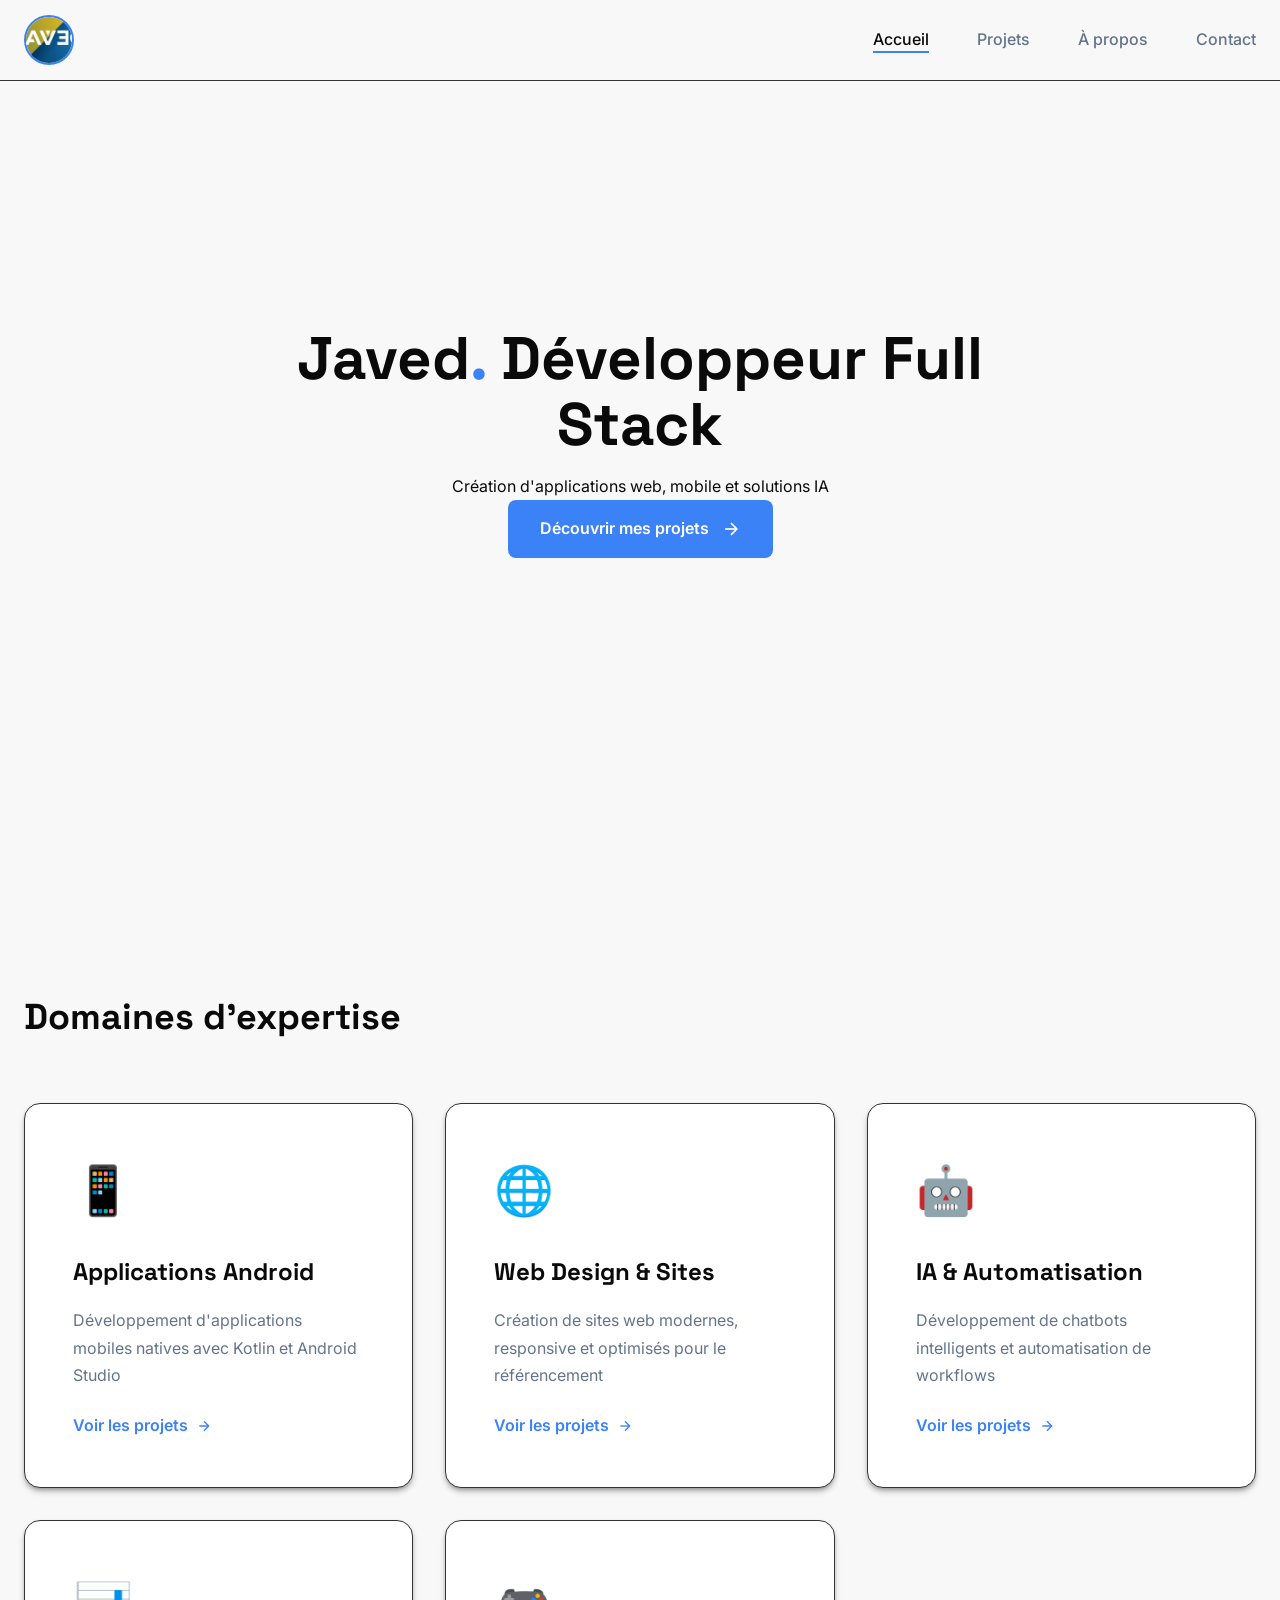
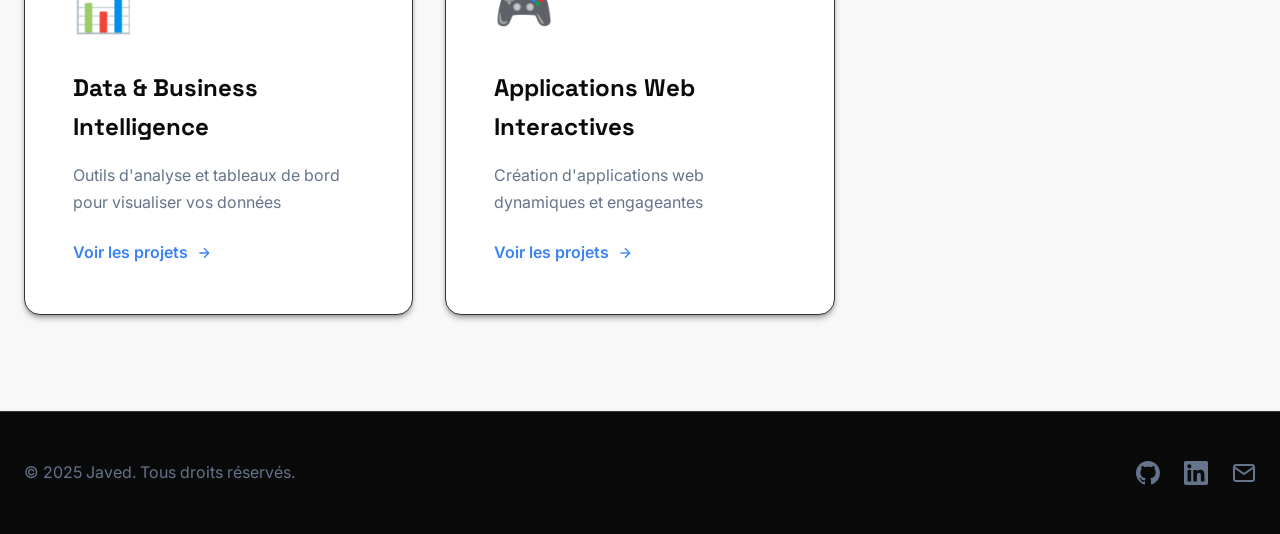
<file: index.html>
<!DOCTYPE html>
<html lang="fr">
<head>
    <meta charset="UTF-8">
    <meta name="viewport" content="width=device-width, initial-scale=1.0">
    <meta name="description" content="Javed - Développeur Full Stack spécialisé en applications web, mobile et solutions IA. Portfolio de projets innovants.">
    <meta name="keywords" content="développeur full stack, android, kotlin, javascript, IA, web design">
    <title>Javed - Développeur Full Stack</title>
    <link rel="icon" type="image/x-icon" href="favicon.ico">
    <link rel="preconnect" href="https://fonts.googleapis.com">
    <link rel="preconnect" href="https://fonts.gstatic.com" crossorigin>
    <link href="https://fonts.googleapis.com/css2?family=Inter:wght@400;500;600;700&family=Space+Grotesk:wght@700&display=swap" rel="stylesheet">
    <link rel="stylesheet" href="css/styles.css">
</head>
<body>
    <!-- Header Navigation -->
    <header class="header" id="header">
        <nav class="nav container">
            <a href="index.html" class="nav__logo"><img src="assets/images/logo_smaller.png" alt="Javed"></a>
            
            <div class="nav__menu" id="nav-menu">
                <ul class="nav__list">
                    <li class="nav__item">
                        <a href="index.html" class="nav__link active">Accueil</a>
                    </li>
                    <li class="nav__item">
                        <a href="projets.html" class="nav__link">Projets</a>
                    </li>
                    <li class="nav__item">
                        <a href="about.html" class="nav__link">À propos</a>
                    </li>
                    <li class="nav__item">
                        <a href="contact.html" class="nav__link">Contact</a>
                    </li>
                </ul>
                <div class="nav__close" id="nav-close">
                    <svg width="24" height="24" viewBox="0 0 24 24" fill="none" stroke="currentColor" stroke-width="2">
                        <line x1="18" y1="6" x2="6" y2="18"></line>
                        <line x1="6" y1="6" x2="18" y2="18"></line>
                    </svg>
                </div>
            </div>

            <div class="nav__toggle" id="nav-toggle">
                <svg width="24" height="24" viewBox="0 0 24 24" fill="none" stroke="currentColor" stroke-width="2">
                    <line x1="3" y1="12" x2="21" y2="12"></line>
                    <line x1="3" y1="6" x2="21" y2="6"></line>
                    <line x1="3" y1="18" x2="21" y2="18"></line>
                </svg>
            </div>
        </nav>
    </header>

    <main class="main">
        <!-- Hero Section -->
        <section class="hero section" id="hero">
            <div class="hero__container container">
                <div class="hero__content fade-in">
                    <h1 class="hero__title">
                        Javed<span class="accent-dot">.</span>
                        <span class="hero__subtitle-block">Développeur Full Stack</span>
                    </h1>
                    <p class="hero__description">
                        Création d'applications web, mobile et solutions IA
                    </p>
                    <a href="projets.html" class="btn btn-primary">
                        Découvrir mes projets
                        <svg width="20" height="20" viewBox="0 0 24 24" fill="none" stroke="currentColor" stroke-width="2">
                            <line x1="5" y1="12" x2="19" y2="12"></line>
                            <polyline points="12 5 19 12 12 19"></polyline>
                        </svg>
                    </a>
                </div>
            </div>
        </section>

        <!-- Categories Preview Section -->
        <section class="categories section" id="categories">
            <div class="categories__container container">
                <h2 class="section__title">Domaines d'expertise</h2>
                
                <div class="categories__grid">
                    <!-- Category Card 1: Applications Android -->
                    <a href="projets.html#android" class="category-card" data-category="android">
                        <div class="category-card__icon">
                            📱
                        </div>
                        <h3 class="category-card__title">Applications Android</h3>
                        <p class="category-card__description">
                            Développement d'applications mobiles natives avec Kotlin et Android Studio
                        </p>
                        <span class="category-card__link">
                            Voir les projets
                            <svg width="16" height="16" viewBox="0 0 24 24" fill="none" stroke="currentColor" stroke-width="2">
                                <line x1="5" y1="12" x2="19" y2="12"></line>
                                <polyline points="12 5 19 12 12 19"></polyline>
                            </svg>
                        </span>
                    </a>

                    <!-- Category Card 2: Web Design -->
                    <a href="projets.html#webdesign" class="category-card" data-category="webdesign">
                        <div class="category-card__icon">
                            🌐
                        </div>
                        <h3 class="category-card__title">Web Design & Sites</h3>
                        <p class="category-card__description">
                            Création de sites web modernes, responsive et optimisés pour le référencement
                        </p>
                        <span class="category-card__link">
                            Voir les projets
                            <svg width="16" height="16" viewBox="0 0 24 24" fill="none" stroke="currentColor" stroke-width="2">
                                <line x1="5" y1="12" x2="19" y2="12"></line>
                                <polyline points="12 5 19 12 12 19"></polyline>
                            </svg>
                        </span>
                    </a>

                    <!-- Category Card 3: IA & Automatisation -->
                    <a href="projets.html#ia" class="category-card" data-category="ia">
                        <div class="category-card__icon">
                            🤖
                        </div>
                        <h3 class="category-card__title">IA & Automatisation</h3>
                        <p class="category-card__description">
                            Développement de chatbots intelligents et automatisation de workflows
                        </p>
                        <span class="category-card__link">
                            Voir les projets
                            <svg width="16" height="16" viewBox="0 0 24 24" fill="none" stroke="currentColor" stroke-width="2">
                                <line x1="5" y1="12" x2="19" y2="12"></line>
                                <polyline points="12 5 19 12 12 19"></polyline>
                            </svg>
                        </span>
                    </a>

                    <!-- Category Card 4: Data & BI -->
                    <a href="projets.html#data" class="category-card" data-category="data">
                        <div class="category-card__icon">
                            📊
                        </div>
                        <h3 class="category-card__title">Data & Business Intelligence</h3>
                        <p class="category-card__description">
                            Outils d'analyse et tableaux de bord pour visualiser vos données
                        </p>
                        <span class="category-card__link">
                            Voir les projets
                            <svg width="16" height="16" viewBox="0 0 24 24" fill="none" stroke="currentColor" stroke-width="2">
                                <line x1="5" y1="12" x2="19" y2="12"></line>
                                <polyline points="12 5 19 12 12 19"></polyline>
                            </svg>
                        </span>
                    </a>

                    <!-- Category Card 5: Applications Web Interactives -->
                    <a href="projets.html#webapp" class="category-card" data-category="webapp">
                        <div class="category-card__icon">
                            🎮
                        </div>
                        <h3 class="category-card__title">Applications Web Interactives</h3>
                        <p class="category-card__description">
                            Création d'applications web dynamiques et engageantes
                        </p>
                        <span class="category-card__link">
                            Voir les projets
                            <svg width="16" height="16" viewBox="0 0 24 24" fill="none" stroke="currentColor" stroke-width="2">
                                <line x1="5" y1="12" x2="19" y2="12"></line>
                                <polyline points="12 5 19 12 12 19"></polyline>
                            </svg>
                        </span>
                    </a>
                </div>
            </div>
        </section>
    </main>

    <!-- Footer -->
    <footer class="footer">
        <div class="footer__container container">
            <div class="footer__content">
                <p class="footer__copy">
                    &copy; 2025 Javed. Tous droits réservés.
                </p>
                <div class="footer__social">
                    <a href="https://github.com" target="_blank" rel="noopener noreferrer" class="footer__social-link" aria-label="GitHub">
                        <svg width="24" height="24" viewBox="0 0 24 24" fill="currentColor">
                            <path d="M12 0C5.37 0 0 5.37 0 12c0 5.31 3.435 9.795 8.205 11.385.6.105.825-.255.825-.57 0-.285-.015-1.23-.015-2.235-3.015.555-3.795-.735-4.035-1.41-.135-.345-.72-1.41-1.23-1.695-.42-.225-1.02-.78-.015-.795.945-.015 1.62.87 1.845 1.23 1.08 1.815 2.805 1.305 3.495.99.105-.78.42-1.305.765-1.605-2.67-.3-5.46-1.335-5.46-5.925 0-1.305.465-2.385 1.23-3.225-.12-.3-.54-1.53.12-3.18 0 0 1.005-.315 3.3 1.23.96-.27 1.98-.405 3-.405s2.04.135 3 .405c2.295-1.56 3.3-1.23 3.3-1.23.66 1.65.24 2.88.12 3.18.765.84 1.23 1.905 1.23 3.225 0 4.605-2.805 5.625-5.475 5.925.435.375.81 1.095.81 2.22 0 1.605-.015 2.895-.015 3.3 0 .315.225.69.825.57A12.02 12.02 0 0024 12c0-6.63-5.37-12-12-12z"/>
                        </svg>
                    </a>
                    <a href="https://linkedin.com" target="_blank" rel="noopener noreferrer" class="footer__social-link" aria-label="LinkedIn">
                        <svg width="24" height="24" viewBox="0 0 24 24" fill="currentColor">
                            <path d="M20.447 20.452h-3.554v-5.569c0-1.328-.027-3.037-1.852-3.037-1.853 0-2.136 1.445-2.136 2.939v5.667H9.351V9h3.414v1.561h.046c.477-.9 1.637-1.85 3.37-1.85 3.601 0 4.267 2.37 4.267 5.455v6.286zM5.337 7.433c-1.144 0-2.063-.926-2.063-2.065 0-1.138.92-2.063 2.063-2.063 1.14 0 2.064.925 2.064 2.063 0 1.139-.925 2.065-2.064 2.065zm1.782 13.019H3.555V9h3.564v11.452zM22.225 0H1.771C.792 0 0 .774 0 1.729v20.542C0 23.227.792 24 1.771 24h20.451C23.2 24 24 23.227 24 22.271V1.729C24 .774 23.2 0 22.222 0h.003z"/>
                        </svg>
                    </a>
                    <a href="mailto:contact@javed.fr" class="footer__social-link" aria-label="Email">
                        <svg width="24" height="24" viewBox="0 0 24 24" fill="none" stroke="currentColor" stroke-width="2">
                            <path d="M4 4h16c1.1 0 2 .9 2 2v12c0 1.1-.9 2-2 2H4c-1.1 0-2-.9-2-2V6c0-1.1.9-2 2-2z"></path>
                            <polyline points="22,6 12,13 2,6"></polyline>
                        </svg>
                    </a>
                </div>
            </div>
        </div>
    </footer>

    <script src="js/main.js"></script>
</body>
</html>
</file>
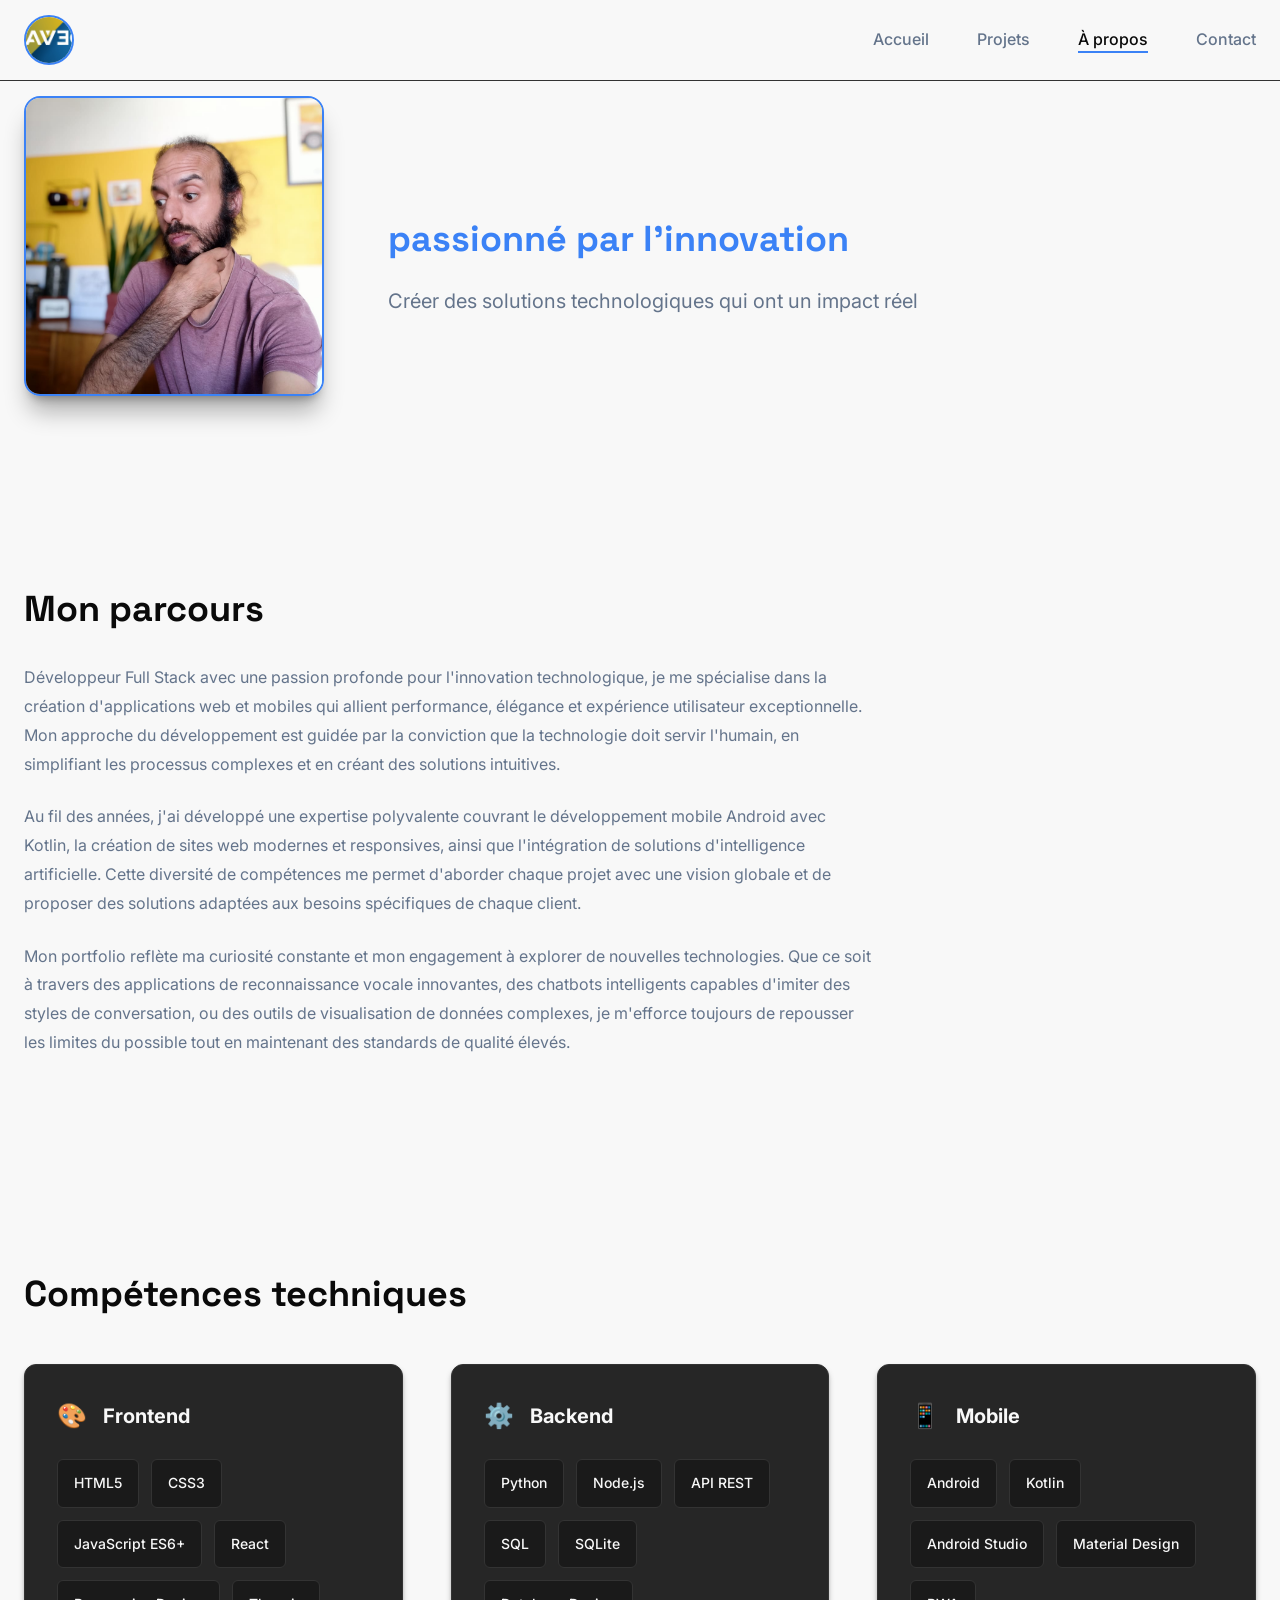
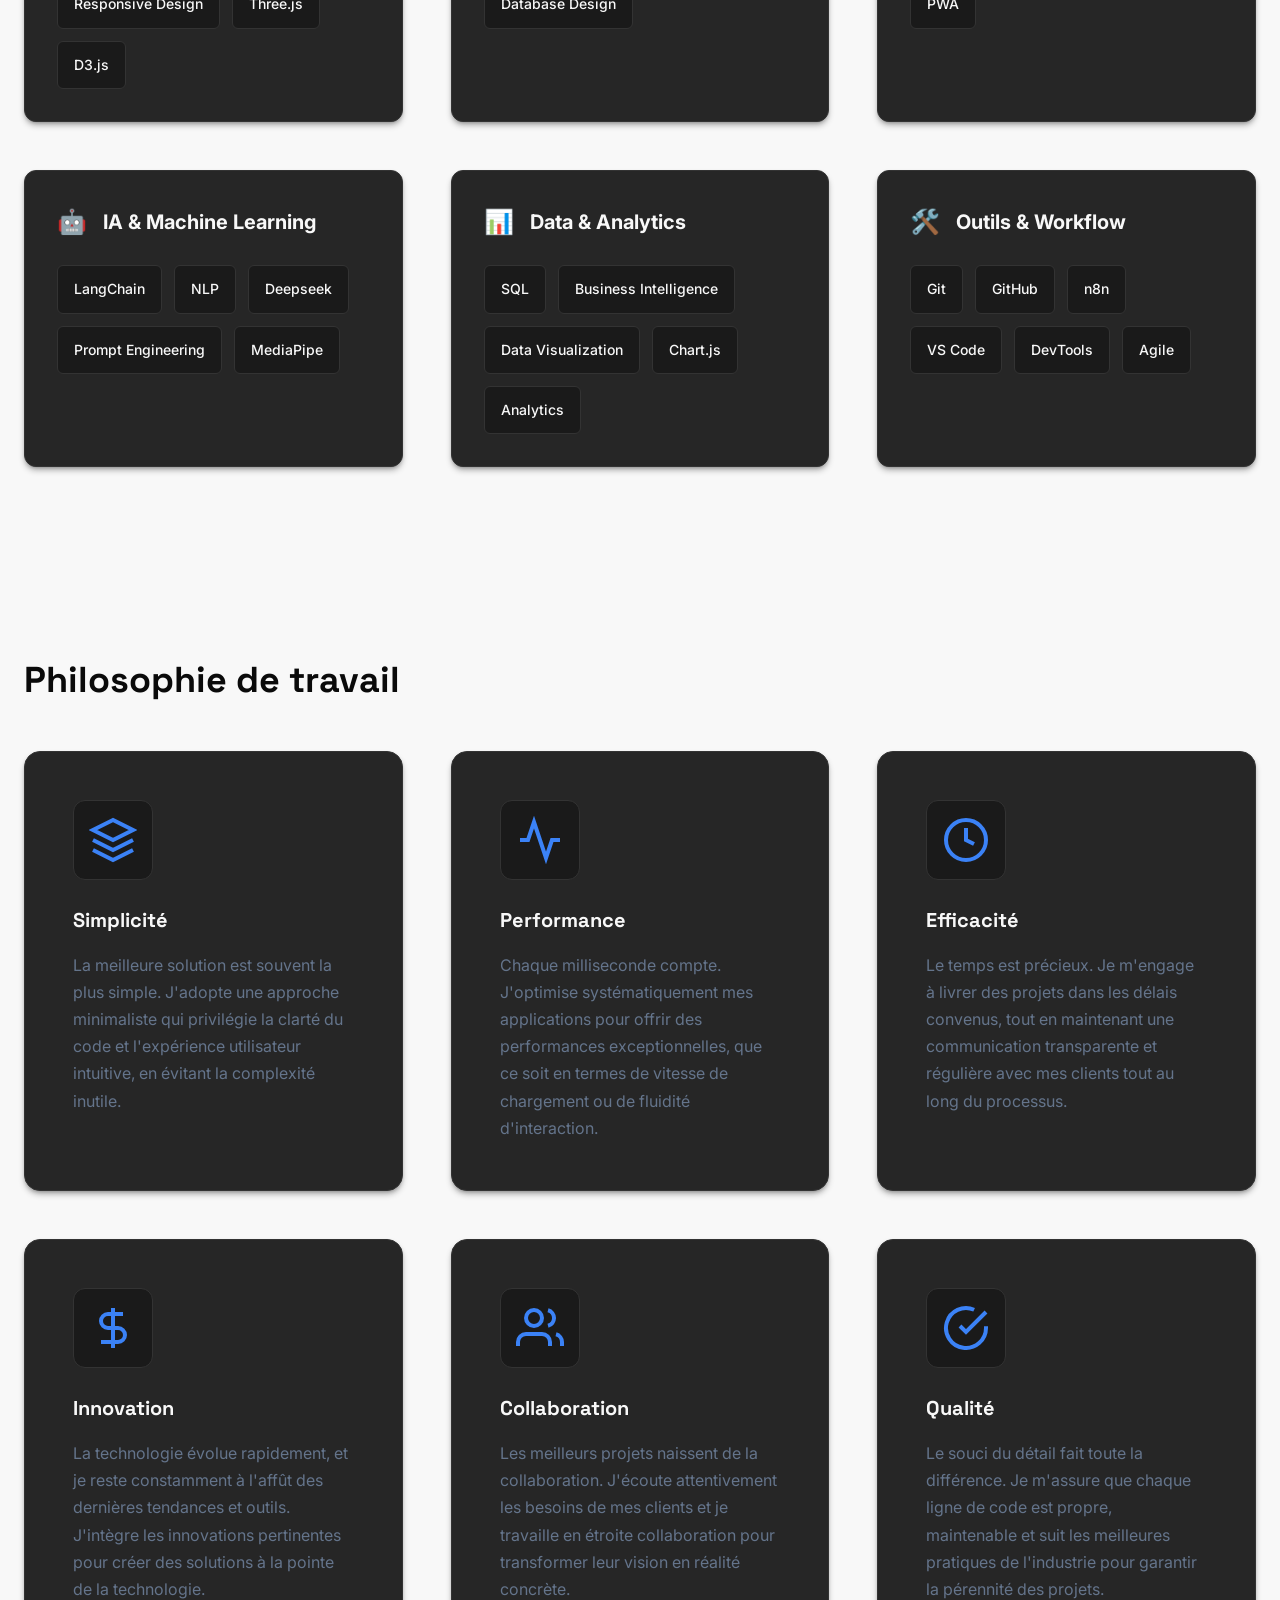
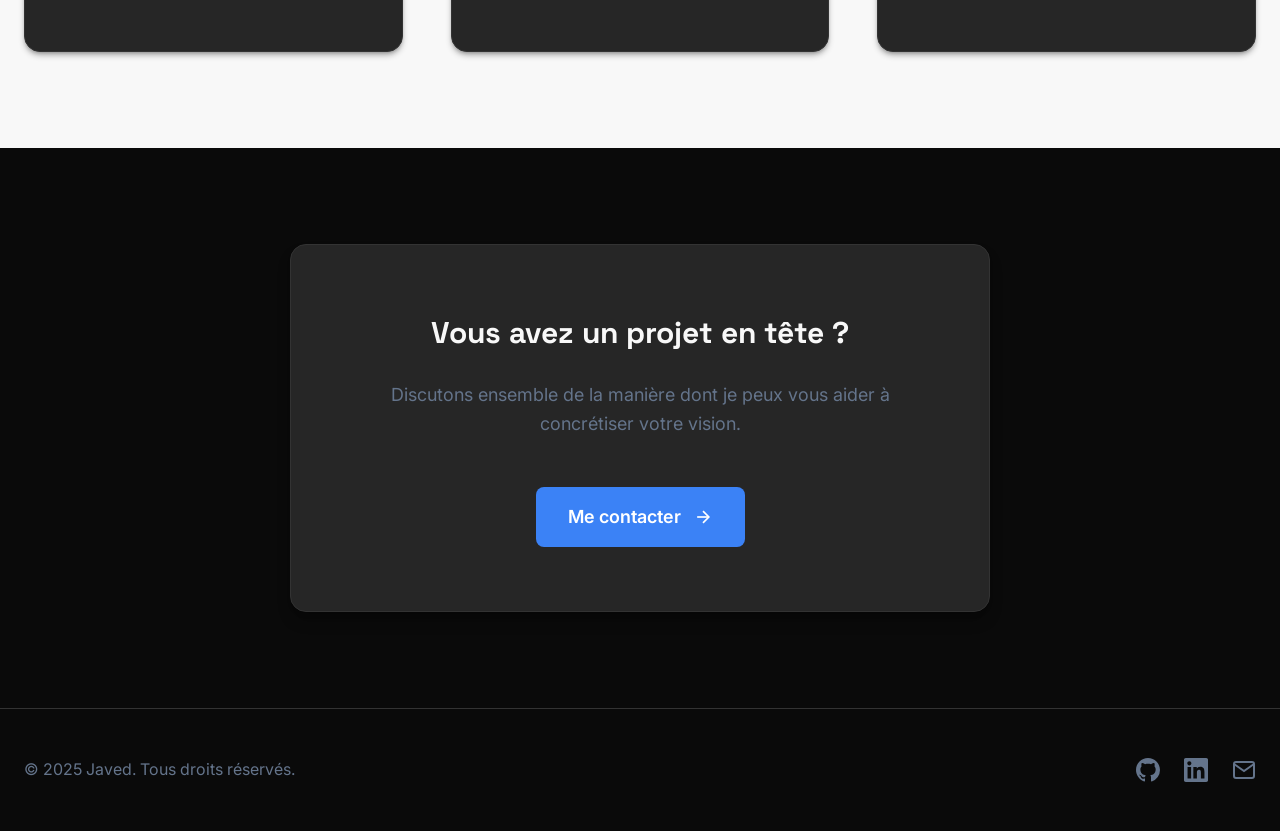
<file: about.html>
<!DOCTYPE html>
<html lang="fr">
<head>
    <meta charset="UTF-8">
    <meta name="viewport" content="width=device-width, initial-scale=1.0">
    <meta name="description" content="Découvrez mon parcours, mes compétences et ma philosophie de développement. Passionné par l'innovation technologique.">
    <meta name="keywords" content="développeur, full stack, compétences, parcours, technologies">
    <title>À propos - Javed</title>
    <link rel="icon" type="image/x-icon" href="favicon.ico">
    <link rel="preconnect" href="https://fonts.googleapis.com">
    <link rel="preconnect" href="https://fonts.gstatic.com" crossorigin>
    <link href="https://fonts.googleapis.com/css2?family=Inter:wght@400;500;600;700&family=Space+Grotesk:wght@700&display=swap" rel="stylesheet">
    <link rel="stylesheet" href="css/styles.css">
</head>
<body>
    <!-- Header Navigation -->
    <header class="header" id="header">
        <nav class="nav container">
            <a href="index.html" class="nav__logo"><img src="assets/images/logo_smaller.png" alt="Javed"></a>
            
            <div class="nav__menu" id="nav-menu">
                <ul class="nav__list">
                    <li class="nav__item">
                        <a href="index.html" class="nav__link">Accueil</a>
                    </li>
                    <li class="nav__item">
                        <a href="projets.html" class="nav__link">Projets</a>
                    </li>
                    <li class="nav__item">
                        <a href="about.html" class="nav__link active">À propos</a>
                    </li>
                    <li class="nav__item">
                        <a href="contact.html" class="nav__link">Contact</a>
                    </li>
                </ul>
                <div class="nav__close" id="nav-close">
                    <svg width="24" height="24" viewBox="0 0 24 24" fill="none" stroke="currentColor" stroke-width="2">
                        <line x1="18" y1="6" x2="6" y2="18"></line>
                        <line x1="6" y1="6" x2="18" y2="18"></line>
                    </svg>
                </div>
            </div>

            <div class="nav__toggle" id="nav-toggle">
                <svg width="24" height="24" viewBox="0 0 24 24" fill="none" stroke="currentColor" stroke-width="2">
                    <line x1="3" y1="12" x2="21" y2="12"></line>
                    <line x1="3" y1="6" x2="21" y2="6"></line>
                    <line x1="3" y1="18" x2="21" y2="18"></line>
                </svg>
            </div>
        </nav>
    </header>

    <main class="main">
        <!-- Hero Section -->
        <section class="about-hero section">
            <div class="about-hero__container container">
                <div class="about-hero__content">
                    <div class="about-hero__image-wrapper fade-in">
                        <img src="assets/images/jawed-tahir.jpg" 
                             alt="Javed - Développeur Full Stack" 
                             class="about-hero__image">
                    </div>
                    <div class="about-hero__text fade-in">
                        <h1 class="about-hero__title">
                            Développeur Full Stack<br>
                            <span class="accent-text">passionné par l'innovation</span>
                        </h1>
                        <p class="about-hero__subtitle">
                            Créer des solutions technologiques qui ont un impact réel
                        </p>
                    </div>
                </div>
            </div>
        </section>

        <!-- Bio Section -->
        <section class="bio section">
            <div class="bio__container container">
                <div class="bio__content">
                    <h2 class="section__title">Mon parcours</h2>
                    
                    <div class="bio__text">
                        <p>
                            Développeur Full Stack avec une passion profonde pour l'innovation technologique, 
                            je me spécialise dans la création d'applications web et mobiles qui allient performance, 
                            élégance et expérience utilisateur exceptionnelle. Mon approche du développement est 
                            guidée par la conviction que la technologie doit servir l'humain, en simplifiant 
                            les processus complexes et en créant des solutions intuitives.
                        </p>
                        <p>
                            Au fil des années, j'ai développé une expertise polyvalente couvrant le développement 
                            mobile Android avec Kotlin, la création de sites web modernes et responsives, ainsi que 
                            l'intégration de solutions d'intelligence artificielle. Cette diversité de compétences 
                            me permet d'aborder chaque projet avec une vision globale et de proposer des solutions 
                            adaptées aux besoins spécifiques de chaque client.
                        </p>
                        <p>
                            Mon portfolio reflète ma curiosité constante et mon engagement à explorer de nouvelles 
                            technologies. Que ce soit à travers des applications de reconnaissance vocale innovantes, 
                            des chatbots intelligents capables d'imiter des styles de conversation, ou des outils de 
                            visualisation de données complexes, je m'efforce toujours de repousser les limites du possible 
                            tout en maintenant des standards de qualité élevés.
                        </p>
                    </div>
                </div>
            </div>
        </section>

        <!-- Skills Section -->
        <section class="skills section">
            <div class="skills__container container">
                <h2 class="section__title">Compétences techniques</h2>
                
                <div class="skills__grid">
                    <!-- Frontend Skills -->
                    <div class="skill-category">
                        <h3 class="skill-category__title">
                            <span class="skill-category__icon">🎨</span>
                            Frontend
                        </h3>
                        <div class="skill-tags">
                            <span class="skill-tag">HTML5</span>
                            <span class="skill-tag">CSS3</span>
                            <span class="skill-tag">JavaScript ES6+</span>
                            <span class="skill-tag">React</span>
                            <span class="skill-tag">Responsive Design</span>
                            <span class="skill-tag">Three.js</span>
                            <span class="skill-tag">D3.js</span>
                        </div>
                    </div>

                    <!-- Backend Skills -->
                    <div class="skill-category">
                        <h3 class="skill-category__title">
                            <span class="skill-category__icon">⚙️</span>
                            Backend
                        </h3>
                        <div class="skill-tags">
                            <span class="skill-tag">Python</span>
                            <span class="skill-tag">Node.js</span>
                            <span class="skill-tag">API REST</span>
                            <span class="skill-tag">SQL</span>
                            <span class="skill-tag">SQLite</span>
                            <span class="skill-tag">Database Design</span>
                        </div>
                    </div>

                    <!-- Mobile Skills -->
                    <div class="skill-category">
                        <h3 class="skill-category__title">
                            <span class="skill-category__icon">📱</span>
                            Mobile
                        </h3>
                        <div class="skill-tags">
                            <span class="skill-tag">Android</span>
                            <span class="skill-tag">Kotlin</span>
                            <span class="skill-tag">Android Studio</span>
                            <span class="skill-tag">Material Design</span>
                            <span class="skill-tag">PWA</span>
                        </div>
                    </div>

                    <!-- IA & ML Skills -->
                    <div class="skill-category">
                        <h3 class="skill-category__title">
                            <span class="skill-category__icon">🤖</span>
                            IA & Machine Learning
                        </h3>
                        <div class="skill-tags">
                            <span class="skill-tag">LangChain</span>
                            <span class="skill-tag">NLP</span>
                            <span class="skill-tag">Deepseek</span>
                            <span class="skill-tag">Prompt Engineering</span>
                            <span class="skill-tag">MediaPipe</span>
                        </div>
                    </div>

                    <!-- Data Skills -->
                    <div class="skill-category">
                        <h3 class="skill-category__title">
                            <span class="skill-category__icon">📊</span>
                            Data & Analytics
                        </h3>
                        <div class="skill-tags">
                            <span class="skill-tag">SQL</span>
                            <span class="skill-tag">Business Intelligence</span>
                            <span class="skill-tag">Data Visualization</span>
                            <span class="skill-tag">Chart.js</span>
                            <span class="skill-tag">Analytics</span>
                        </div>
                    </div>

                    <!-- Tools Skills -->
                    <div class="skill-category">
                        <h3 class="skill-category__title">
                            <span class="skill-category__icon">🛠️</span>
                            Outils & Workflow
                        </h3>
                        <div class="skill-tags">
                            <span class="skill-tag">Git</span>
                            <span class="skill-tag">GitHub</span>
                            <span class="skill-tag">n8n</span>
                            <span class="skill-tag">VS Code</span>
                            <span class="skill-tag">DevTools</span>
                            <span class="skill-tag">Agile</span>
                        </div>
                    </div>
                </div>
            </div>
        </section>

        <!-- Philosophy Section -->
        <section class="philosophy section">
            <div class="philosophy__container container">
                <h2 class="section__title">Philosophie de travail</h2>
                
                <div class="philosophy__grid">
                    <div class="philosophy-card">
                        <div class="philosophy-card__icon">
                            <svg width="48" height="48" viewBox="0 0 24 24" fill="none" stroke="currentColor" stroke-width="2">
                                <path d="M12 2L2 7l10 5 10-5-10-5z"></path>
                                <path d="M2 17l10 5 10-5M2 12l10 5 10-5"></path>
                            </svg>
                        </div>
                        <h3 class="philosophy-card__title">Simplicité</h3>
                        <p class="philosophy-card__description">
                            La meilleure solution est souvent la plus simple. J'adopte une approche minimaliste 
                            qui privilégie la clarté du code et l'expérience utilisateur intuitive, en évitant 
                            la complexité inutile.
                        </p>
                    </div>

                    <div class="philosophy-card">
                        <div class="philosophy-card__icon">
                            <svg width="48" height="48" viewBox="0 0 24 24" fill="none" stroke="currentColor" stroke-width="2">
                                <polyline points="22 12 18 12 15 21 9 3 6 12 2 12"></polyline>
                            </svg>
                        </div>
                        <h3 class="philosophy-card__title">Performance</h3>
                        <p class="philosophy-card__description">
                            Chaque milliseconde compte. J'optimise systématiquement mes applications pour 
                            offrir des performances exceptionnelles, que ce soit en termes de vitesse de 
                            chargement ou de fluidité d'interaction.
                        </p>
                    </div>

                    <div class="philosophy-card">
                        <div class="philosophy-card__icon">
                            <svg width="48" height="48" viewBox="0 0 24 24" fill="none" stroke="currentColor" stroke-width="2">
                                <circle cx="12" cy="12" r="10"></circle>
                                <path d="M12 6v6l4 2"></path>
                            </svg>
                        </div>
                        <h3 class="philosophy-card__title">Efficacité</h3>
                        <p class="philosophy-card__description">
                            Le temps est précieux. Je m'engage à livrer des projets dans les délais convenus, 
                            tout en maintenant une communication transparente et régulière avec mes clients 
                            tout au long du processus.
                        </p>
                    </div>

                    <div class="philosophy-card">
                        <div class="philosophy-card__icon">
                            <svg width="48" height="48" viewBox="0 0 24 24" fill="none" stroke="currentColor" stroke-width="2">
                                <path d="M12 2v20M17 5H9.5a3.5 3.5 0 0 0 0 7h5a3.5 3.5 0 0 1 0 7H6"></path>
                            </svg>
                        </div>
                        <h3 class="philosophy-card__title">Innovation</h3>
                        <p class="philosophy-card__description">
                            La technologie évolue rapidement, et je reste constamment à l'affût des dernières 
                            tendances et outils. J'intègre les innovations pertinentes pour créer des solutions 
                            à la pointe de la technologie.
                        </p>
                    </div>

                    <div class="philosophy-card">
                        <div class="philosophy-card__icon">
                            <svg width="48" height="48" viewBox="0 0 24 24" fill="none" stroke="currentColor" stroke-width="2">
                                <path d="M17 21v-2a4 4 0 0 0-4-4H5a4 4 0 0 0-4 4v2"></path>
                                <circle cx="9" cy="7" r="4"></circle>
                                <path d="M23 21v-2a4 4 0 0 0-3-3.87M16 3.13a4 4 0 0 1 0 7.75"></path>
                            </svg>
                        </div>
                        <h3 class="philosophy-card__title">Collaboration</h3>
                        <p class="philosophy-card__description">
                            Les meilleurs projets naissent de la collaboration. J'écoute attentivement les besoins 
                            de mes clients et je travaille en étroite collaboration pour transformer leur vision 
                            en réalité concrète.
                        </p>
                    </div>

                    <div class="philosophy-card">
                        <div class="philosophy-card__icon">
                            <svg width="48" height="48" viewBox="0 0 24 24" fill="none" stroke="currentColor" stroke-width="2">
                                <path d="M22 11.08V12a10 10 0 1 1-5.93-9.14"></path>
                                <polyline points="22 4 12 14.01 9 11.01"></polyline>
                            </svg>
                        </div>
                        <h3 class="philosophy-card__title">Qualité</h3>
                        <p class="philosophy-card__description">
                            Le souci du détail fait toute la différence. Je m'assure que chaque ligne de code 
                            est propre, maintenable et suit les meilleures pratiques de l'industrie pour garantir 
                            la pérennité des projets.
                        </p>
                    </div>
                </div>
            </div>
        </section>

        <!-- CTA Section -->
        <section class="cta-section section">
            <div class="cta-section__container container">
                <div class="cta-card">
                    <h2 class="cta-card__title">Vous avez un projet en tête ?</h2>
                    <p class="cta-card__description">
                        Discutons ensemble de la manière dont je peux vous aider à concrétiser votre vision.
                    </p>
                    <a href="contact.html" class="btn btn-primary btn-lg">
                        Me contacter
                        <svg width="20" height="20" viewBox="0 0 24 24" fill="none" stroke="currentColor" stroke-width="2">
                            <line x1="5" y1="12" x2="19" y2="12"></line>
                            <polyline points="12 5 19 12 12 19"></polyline>
                        </svg>
                    </a>
                </div>
            </div>
        </section>
    </main>

    <!-- Footer -->
    <footer class="footer">
        <div class="footer__container container">
            <div class="footer__content">
                <p class="footer__copy">
                    &copy; 2025 Javed. Tous droits réservés.
                </p>
                <div class="footer__social">
                    <a href="https://github.com" target="_blank" rel="noopener noreferrer" class="footer__social-link" aria-label="GitHub">
                        <svg width="24" height="24" viewBox="0 0 24 24" fill="currentColor">
                            <path d="M12 0C5.37 0 0 5.37 0 12c0 5.31 3.435 9.795 8.205 11.385.6.105.825-.255.825-.57 0-.285-.015-1.23-.015-2.235-3.015.555-3.795-.735-4.035-1.41-.135-.345-.72-1.41-1.23-1.695-.42-.225-1.02-.78-.015-.795.945-.015 1.62.87 1.845 1.23 1.08 1.815 2.805 1.305 3.495.99.105-.78.42-1.305.765-1.605-2.67-.3-5.46-1.335-5.46-5.925 0-1.305.465-2.385 1.23-3.225-.12-.3-.54-1.53.12-3.18 0 0 1.005-.315 3.3 1.23.96-.27 1.98-.405 3-.405s2.04.135 3 .405c2.295-1.56 3.3-1.23 3.3-1.23.66 1.65.24 2.88.12 3.18.765.84 1.23 1.905 1.23 3.225 0 4.605-2.805 5.625-5.475 5.925.435.375.81 1.095.81 2.22 0 1.605-.015 2.895-.015 3.3 0 .315.225.69.825.57A12.02 12.02 0 0024 12c0-6.63-5.37-12-12-12z"/>
                        </svg>
                    </a>
                    <a href="https://linkedin.com" target="_blank" rel="noopener noreferrer" class="footer__social-link" aria-label="LinkedIn">
                        <svg width="24" height="24" viewBox="0 0 24 24" fill="currentColor">
                            <path d="M20.447 20.452h-3.554v-5.569c0-1.328-.027-3.037-1.852-3.037-1.853 0-2.136 1.445-2.136 2.939v5.667H9.351V9h3.414v1.561h.046c.477-.9 1.637-1.85 3.37-1.85 3.601 0 4.267 2.37 4.267 5.455v6.286zM5.337 7.433c-1.144 0-2.063-.926-2.063-2.065 0-1.138.92-2.063 2.063-2.063 1.14 0 2.064.925 2.064 2.063 0 1.139-.925 2.065-2.064 2.065zm1.782 13.019H3.555V9h3.564v11.452zM22.225 0H1.771C.792 0 0 .774 0 1.729v20.542C0 23.227.792 24 1.771 24h20.451C23.2 24 24 23.227 24 22.271V1.729C24 .774 23.2 0 22.222 0h.003z"/>
                        </svg>
                    </a>
                    <a href="mailto:contact@javed.fr" class="footer__social-link" aria-label="Email">
                        <svg width="24" height="24" viewBox="0 0 24 24" fill="none" stroke="currentColor" stroke-width="2">
                            <path d="M4 4h16c1.1 0 2 .9 2 2v12c0 1.1-.9 2-2 2H4c-1.1 0-2-.9-2-2V6c0-1.1.9-2 2-2z"></path>
                            <polyline points="22,6 12,13 2,6"></polyline>
                        </svg>
                    </a>
                </div>
            </div>
        </div>
    </footer>

    <script src="js/main.js"></script>
</body>
</html>
</file>
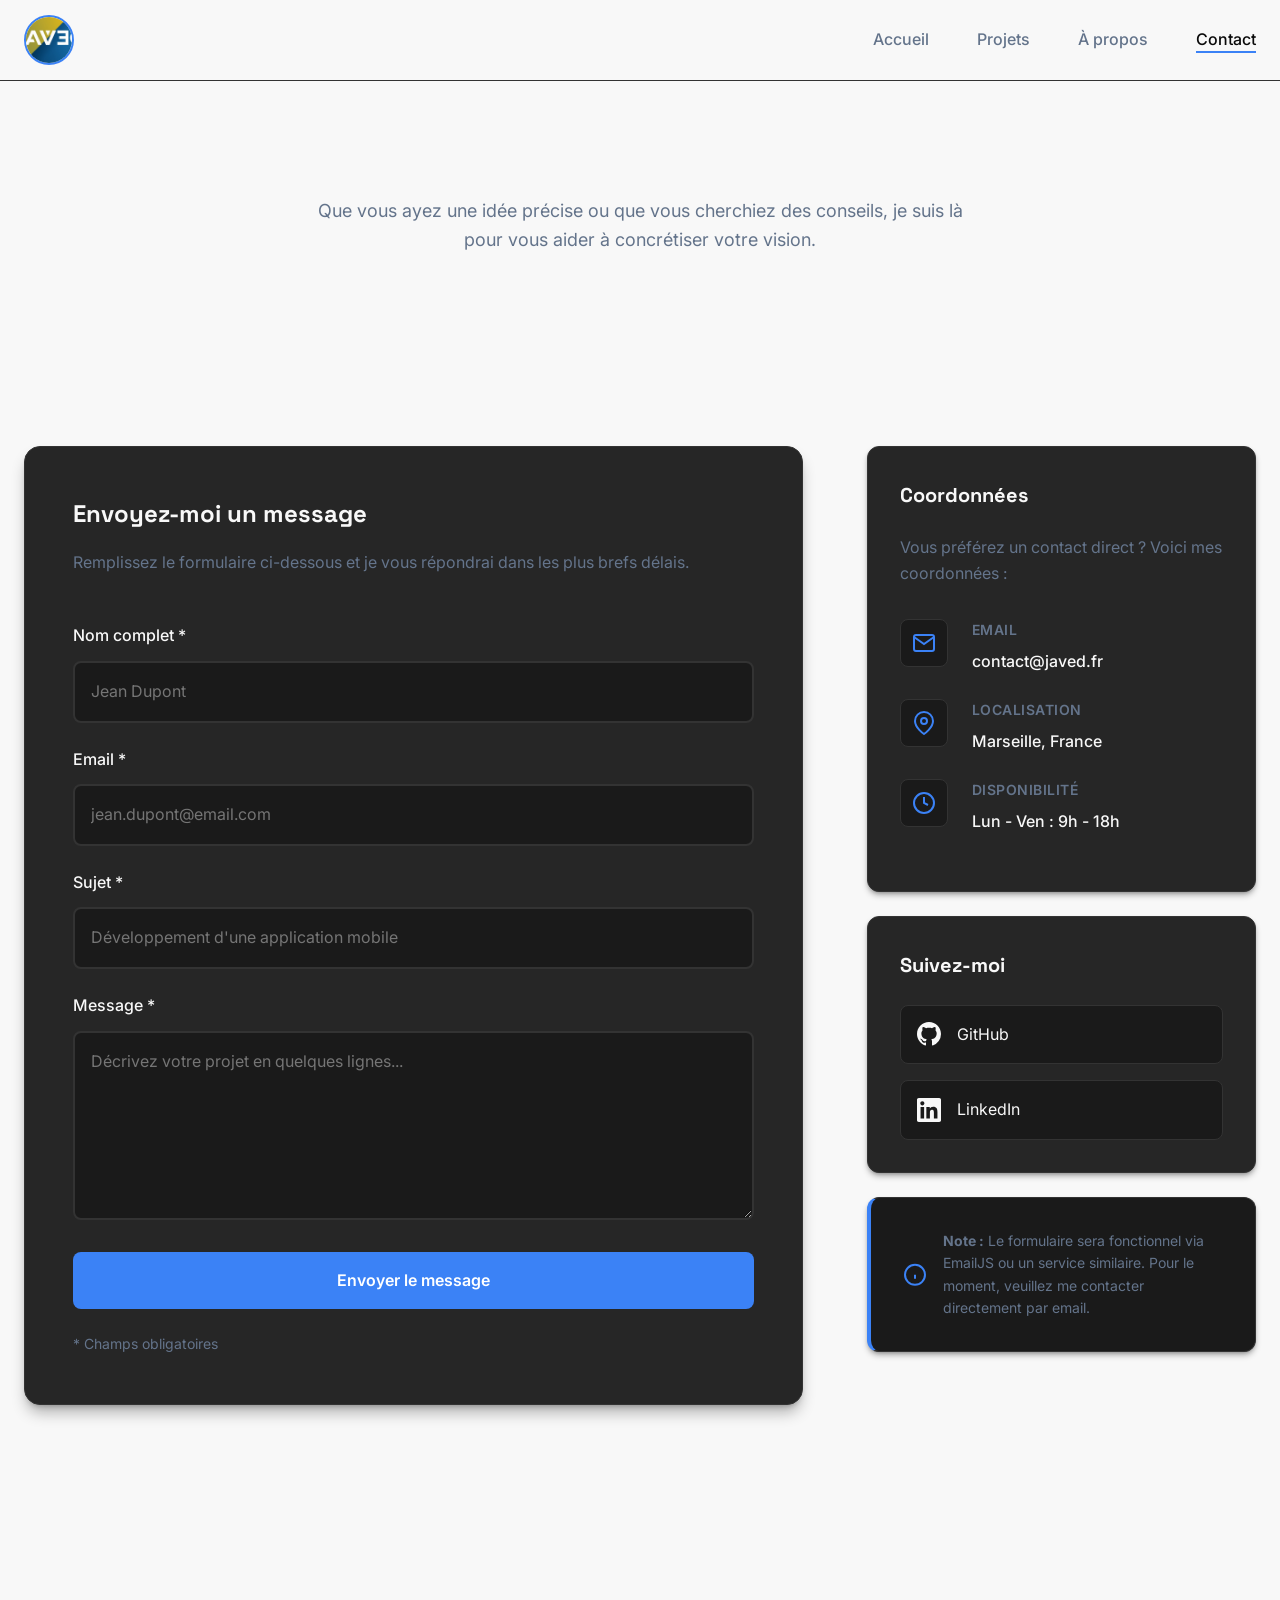
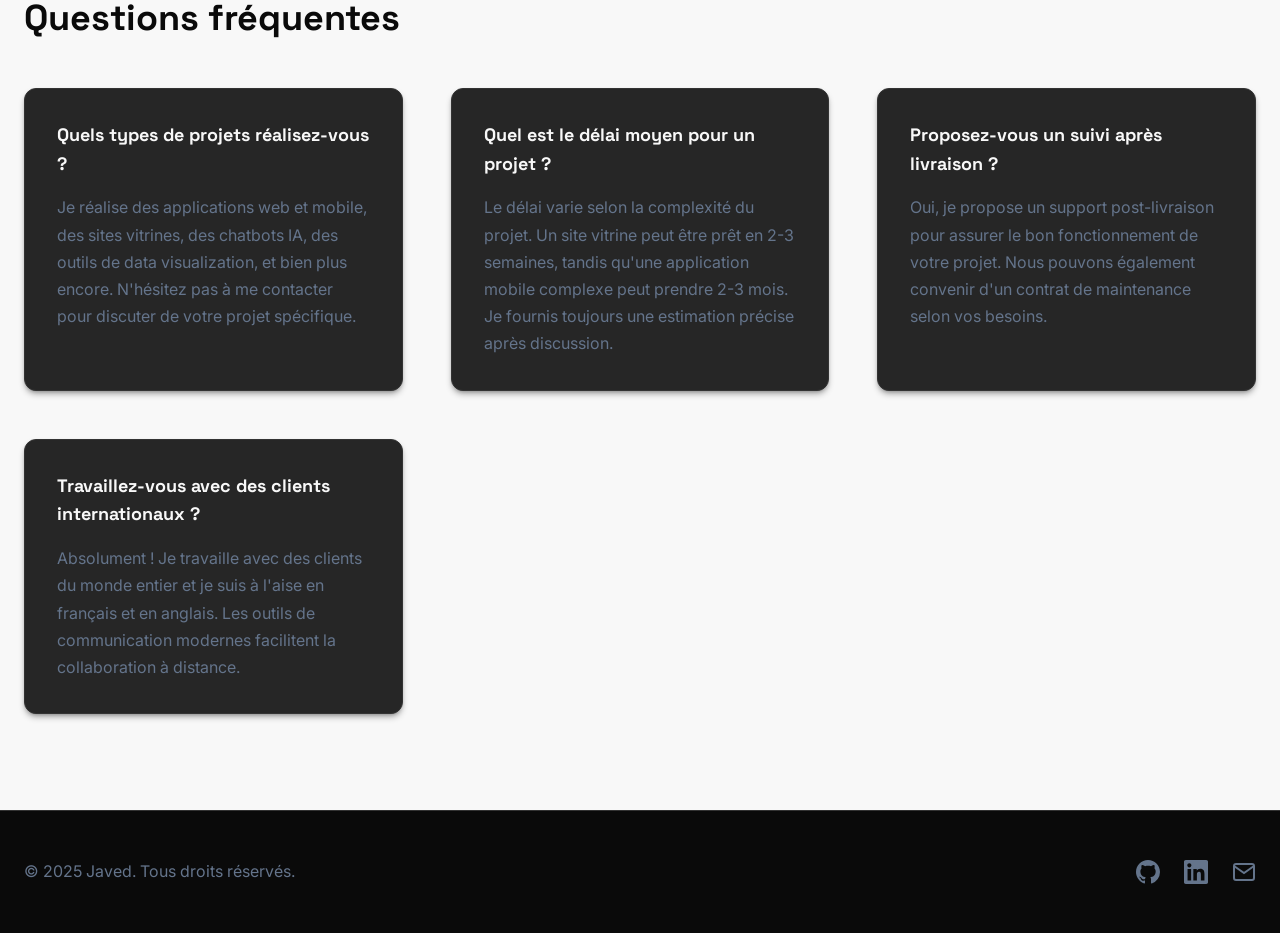
<file: contact.html>
<!DOCTYPE html>
<html lang="fr">
<head>
    <meta charset="UTF-8">
    <meta name="viewport" content="width=device-width, initial-scale=1.0">
    <meta name="description" content="Contactez-moi pour discuter de votre projet. Développeur Full Stack disponible pour vos besoins en développement web et mobile.">
    <meta name="keywords" content="contact, développeur, devis, projet web, collaboration">
    <title>Contact - Javed</title>
    <link rel="icon" type="image/x-icon" href="favicon.ico">
    <link rel="preconnect" href="https://fonts.googleapis.com">
    <link rel="preconnect" href="https://fonts.gstatic.com" crossorigin>
    <link href="https://fonts.googleapis.com/css2?family=Inter:wght@400;500;600;700&family=Space+Grotesk:wght@700&display=swap" rel="stylesheet">
    <link rel="stylesheet" href="css/styles.css">
</head>
<body>
    <!-- Header Navigation -->
    <header class="header" id="header">
        <nav class="nav container">
            <a href="index.html" class="nav__logo"><img src="assets/images/logo_smaller.png" alt="Javed"></a>
            
            <div class="nav__menu" id="nav-menu">
                <ul class="nav__list">
                    <li class="nav__item">
                        <a href="index.html" class="nav__link">Accueil</a>
                    </li>
                    <li class="nav__item">
                        <a href="projets.html" class="nav__link">Projets</a>
                    </li>
                    <li class="nav__item">
                        <a href="about.html" class="nav__link">À propos</a>
                    </li>
                    <li class="nav__item">
                        <a href="contact.html" class="nav__link active">Contact</a>
                    </li>
                </ul>
                <div class="nav__close" id="nav-close">
                    <svg width="24" height="24" viewBox="0 0 24 24" fill="none" stroke="currentColor" stroke-width="2">
                        <line x1="18" y1="6" x2="6" y2="18"></line>
                        <line x1="6" y1="6" x2="18" y2="18"></line>
                    </svg>
                </div>
            </div>

            <div class="nav__toggle" id="nav-toggle">
                <svg width="24" height="24" viewBox="0 0 24 24" fill="none" stroke="currentColor" stroke-width="2">
                    <line x1="3" y1="12" x2="21" y2="12"></line>
                    <line x1="3" y1="6" x2="21" y2="6"></line>
                    <line x1="3" y1="18" x2="21" y2="18"></line>
                </svg>
            </div>
        </nav>
    </header>

    <main class="main">
        <!-- Contact Hero Section -->
        <section class="contact-hero section">
            <div class="contact-hero__container container">
                <div class="contact-hero__content fade-in">
                    <h1 class="contact-hero__title">Discutons de votre projet</h1>
                    <p class="contact-hero__description">
                        Que vous ayez une idée précise ou que vous cherchiez des conseils, 
                        je suis là pour vous aider à concrétiser votre vision.
                    </p>
                </div>
            </div>
        </section>

        <!-- Contact Form Section -->
        <section class="contact-form-section section">
            <div class="contact-form-section__container container">
                <div class="contact-layout">
                    <!-- Contact Form -->
                    <div class="contact-form-wrapper">
                        <div class="contact-form-card">
                            <h2 class="contact-form__title">Envoyez-moi un message</h2>
                            <p class="contact-form__subtitle">
                                Remplissez le formulaire ci-dessous et je vous répondrai dans les plus brefs délais.
                            </p>

                            <div class="form" id="contact-form">
                                <div class="form__group">
                                    <label for="name" class="form__label">Nom complet *</label>
                                    <input 
                                        type="text" 
                                        id="name" 
                                        name="name" 
                                        class="form__input" 
                                        placeholder="Jean Dupont"
                                        required
                                    >
                                    <span class="form__error" id="name-error"></span>
                                </div>

                                <div class="form__group">
                                    <label for="email" class="form__label">Email *</label>
                                    <input 
                                        type="email" 
                                        id="email" 
                                        name="email" 
                                        class="form__input" 
                                        placeholder="jean.dupont@email.com"
                                        required
                                    >
                                    <span class="form__error" id="email-error"></span>
                                </div>

                                <div class="form__group">
                                    <label for="subject" class="form__label">Sujet *</label>
                                    <input 
                                        type="text" 
                                        id="subject" 
                                        name="subject" 
                                        class="form__input" 
                                        placeholder="Développement d'une application mobile"
                                        required
                                    >
                                    <span class="form__error" id="subject-error"></span>
                                </div>

                                <div class="form__group">
                                    <label for="message" class="form__label">Message *</label>
                                    <textarea 
                                        id="message" 
                                        name="message" 
                                        class="form__textarea" 
                                        rows="6"
                                        placeholder="Décrivez votre projet en quelques lignes..."
                                        required
                                    ></textarea>
                                    <span class="form__error" id="message-error"></span>
                                </div>

                                <button type="submit" class="btn btn-primary btn-full" id="submit-btn">
                                    <span class="btn-text">Envoyer le message</span>
                                    <span class="btn-loader" style="display: none;">
                                        <svg width="20" height="20" viewBox="0 0 24 24" fill="none" stroke="currentColor" stroke-width="2">
                                            <circle cx="12" cy="12" r="10"></circle>
                                        </svg>
                                    </span>
                                </button>

                                <p class="form__note">
                                    * Champs obligatoires
                                </p>

                                <!-- Success Message -->
                                <div class="form__message form__message--success" id="success-message" style="display: none;">
                                    <svg width="24" height="24" viewBox="0 0 24 24" fill="none" stroke="currentColor" stroke-width="2">
                                        <path d="M22 11.08V12a10 10 0 1 1-5.93-9.14"></path>
                                        <polyline points="22 4 12 14.01 9 11.01"></polyline>
                                    </svg>
                                    <p>Votre message a été envoyé avec succès ! Je vous répondrai bientôt.</p>
                                </div>

                                <!-- Error Message -->
                                <div class="form__message form__message--error" id="error-message" style="display: none;">
                                    <svg width="24" height="24" viewBox="0 0 24 24" fill="none" stroke="currentColor" stroke-width="2">
                                        <circle cx="12" cy="12" r="10"></circle>
                                        <line x1="12" y1="8" x2="12" y2="12"></line>
                                        <line x1="12" y1="16" x2="12.01" y2="16"></line>
                                    </svg>
                                    <p>Une erreur est survenue. Veuillez réessayer ou me contacter directement par email.</p>
                                </div>
                            </div>
                        </div>
                    </div>

                    <!-- Contact Info -->
                    <div class="contact-info">
                        <div class="contact-info-card">
                            <h3 class="contact-info__title">Coordonnées</h3>
                            <p class="contact-info__description">
                                Vous préférez un contact direct ? Voici mes coordonnées :
                            </p>

                            <div class="contact-info-item">
                                <div class="contact-info-item__icon">
                                    <svg width="24" height="24" viewBox="0 0 24 24" fill="none" stroke="currentColor" stroke-width="2">
                                        <path d="M4 4h16c1.1 0 2 .9 2 2v12c0 1.1-.9 2-2 2H4c-1.1 0-2-.9-2-2V6c0-1.1.9-2 2-2z"></path>
                                        <polyline points="22,6 12,13 2,6"></polyline>
                                    </svg>
                                </div>
                                <div class="contact-info-item__content">
                                    <h4 class="contact-info-item__label">Email</h4>
                                    <a href="mailto:contact@javed.fr" class="contact-info-item__value">
                                        contact@javed.fr
                                    </a>
                                </div>
                            </div>

                            <div class="contact-info-item">
                                <div class="contact-info-item__icon">
                                    <svg width="24" height="24" viewBox="0 0 24 24" fill="none" stroke="currentColor" stroke-width="2">
                                        <path d="M21 10c0 7-9 13-9 13s-9-6-9-13a9 9 0 0 1 18 0z"></path>
                                        <circle cx="12" cy="10" r="3"></circle>
                                    </svg>
                                </div>
                                <div class="contact-info-item__content">
                                    <h4 class="contact-info-item__label">Localisation</h4>
                                    <p class="contact-info-item__value">
                                        Marseille, France
                                    </p>
                                </div>
                            </div>

                            <div class="contact-info-item">
                                <div class="contact-info-item__icon">
                                    <svg width="24" height="24" viewBox="0 0 24 24" fill="none" stroke="currentColor" stroke-width="2">
                                        <circle cx="12" cy="12" r="10"></circle>
                                        <path d="M12 6v6l4 2"></path>
                                    </svg>
                                </div>
                                <div class="contact-info-item__content">
                                    <h4 class="contact-info-item__label">Disponibilité</h4>
                                    <p class="contact-info-item__value">
                                        Lun - Ven : 9h - 18h
                                    </p>
                                </div>
                            </div>
                        </div>

                        <!-- Social Links -->
                        <div class="contact-social-card">
                            <h3 class="contact-social__title">Suivez-moi</h3>
                            <div class="contact-social-links">
                                <a href="https://github.com" target="_blank" rel="noopener noreferrer" class="contact-social-link">
                                    <svg width="24" height="24" viewBox="0 0 24 24" fill="currentColor">
                                        <path d="M12 0C5.37 0 0 5.37 0 12c0 5.31 3.435 9.795 8.205 11.385.6.105.825-.255.825-.57 0-.285-.015-1.23-.015-2.235-3.015.555-3.795-.735-4.035-1.41-.135-.345-.72-1.41-1.23-1.695-.42-.225-1.02-.78-.015-.795.945-.015 1.62.87 1.845 1.23 1.08 1.815 2.805 1.305 3.495.99.105-.78.42-1.305.765-1.605-2.67-.3-5.46-1.335-5.46-5.925 0-1.305.465-2.385 1.23-3.225-.12-.3-.54-1.53.12-3.18 0 0 1.005-.315 3.3 1.23.96-.27 1.98-.405 3-.405s2.04.135 3 .405c2.295-1.56 3.3-1.23 3.3-1.23.66 1.65.24 2.88.12 3.18.765.84 1.23 1.905 1.23 3.225 0 4.605-2.805 5.625-5.475 5.925.435.375.81 1.095.81 2.22 0 1.605-.015 2.895-.015 3.3 0 .315.225.69.825.57A12.02 12.02 0 0024 12c0-6.63-5.37-12-12-12z"/>
                                    </svg>
                                    <span>GitHub</span>
                                </a>
                                <a href="https://linkedin.com" target="_blank" rel="noopener noreferrer" class="contact-social-link">
                                    <svg width="24" height="24" viewBox="0 0 24 24" fill="currentColor">
                                        <path d="M20.447 20.452h-3.554v-5.569c0-1.328-.027-3.037-1.852-3.037-1.853 0-2.136 1.445-2.136 2.939v5.667H9.351V9h3.414v1.561h.046c.477-.9 1.637-1.85 3.37-1.85 3.601 0 4.267 2.37 4.267 5.455v6.286zM5.337 7.433c-1.144 0-2.063-.926-2.063-2.065 0-1.138.92-2.063 2.063-2.063 1.14 0 2.064.925 2.064 2.063 0 1.139-.925 2.065-2.064 2.065zm1.782 13.019H3.555V9h3.564v11.452zM22.225 0H1.771C.792 0 0 .774 0 1.729v20.542C0 23.227.792 24 1.771 24h20.451C23.2 24 24 23.227 24 22.271V1.729C24 .774 23.2 0 22.222 0h.003z"/>
                                    </svg>
                                    <span>LinkedIn</span>
                                </a>
                            </div>
                        </div>

                        <!-- Info Box -->
                        <div class="contact-info-box">
                            <svg width="24" height="24" viewBox="0 0 24 24" fill="none" stroke="currentColor" stroke-width="2">
                                <circle cx="12" cy="12" r="10"></circle>
                                <line x1="12" y1="16" x2="12" y2="12"></line>
                                <line x1="12" y1="8" x2="12.01" y2="8"></line>
                            </svg>
                            <p>
                                <strong>Note :</strong> Le formulaire sera fonctionnel via EmailJS ou un service similaire. 
                                Pour le moment, veuillez me contacter directement par email.
                            </p>
                        </div>
                    </div>
                </div>
            </div>
        </section>

        <!-- FAQ Section -->
        <section class="faq section">
            <div class="faq__container container">
                <h2 class="section__title">Questions fréquentes</h2>
                
                <div class="faq-grid">
                    <div class="faq-item">
                        <h3 class="faq-item__question">Quels types de projets réalisez-vous ?</h3>
                        <p class="faq-item__answer">
                            Je réalise des applications web et mobile, des sites vitrines, des chatbots IA, 
                            des outils de data visualization, et bien plus encore. N'hésitez pas à me contacter 
                            pour discuter de votre projet spécifique.
                        </p>
                    </div>

                    <div class="faq-item">
                        <h3 class="faq-item__question">Quel est le délai moyen pour un projet ?</h3>
                        <p class="faq-item__answer">
                            Le délai varie selon la complexité du projet. Un site vitrine peut être prêt en 2-3 semaines, 
                            tandis qu'une application mobile complexe peut prendre 2-3 mois. Je fournis toujours une 
                            estimation précise après discussion.
                        </p>
                    </div>

                    <div class="faq-item">
                        <h3 class="faq-item__question">Proposez-vous un suivi après livraison ?</h3>
                        <p class="faq-item__answer">
                            Oui, je propose un support post-livraison pour assurer le bon fonctionnement de votre projet. 
                            Nous pouvons également convenir d'un contrat de maintenance selon vos besoins.
                        </p>
                    </div>

                    <div class="faq-item">
                        <h3 class="faq-item__question">Travaillez-vous avec des clients internationaux ?</h3>
                        <p class="faq-item__answer">
                            Absolument ! Je travaille avec des clients du monde entier et je suis à l'aise en français 
                            et en anglais. Les outils de communication modernes facilitent la collaboration à distance.
                        </p>
                    </div>
                </div>
            </div>
        </section>
    </main>

    <!-- Footer -->
    <footer class="footer">
        <div class="footer__container container">
            <div class="footer__content">
                <p class="footer__copy">
                    &copy; 2025 Javed. Tous droits réservés.
                </p>
                <div class="footer__social">
                    <a href="https://github.com" target="_blank" rel="noopener noreferrer" class="footer__social-link" aria-label="GitHub">
                        <svg width="24" height="24" viewBox="0 0 24 24" fill="currentColor">
                            <path d="M12 0C5.37 0 0 5.37 0 12c0 5.31 3.435 9.795 8.205 11.385.6.105.825-.255.825-.57 0-.285-.015-1.23-.015-2.235-3.015.555-3.795-.735-4.035-1.41-.135-.345-.72-1.41-1.23-1.695-.42-.225-1.02-.78-.015-.795.945-.015 1.62.87 1.845 1.23 1.08 1.815 2.805 1.305 3.495.99.105-.78.42-1.305.765-1.605-2.67-.3-5.46-1.335-5.46-5.925 0-1.305.465-2.385 1.23-3.225-.12-.3-.54-1.53.12-3.18 0 0 1.005-.315 3.3 1.23.96-.27 1.98-.405 3-.405s2.04.135 3 .405c2.295-1.56 3.3-1.23 3.3-1.23.66 1.65.24 2.88.12 3.18.765.84 1.23 1.905 1.23 3.225 0 4.605-2.805 5.625-5.475 5.925.435.375.81 1.095.81 2.22 0 1.605-.015 2.895-.015 3.3 0 .315.225.69.825.57A12.02 12.02 0 0024 12c0-6.63-5.37-12-12-12z"/>
                        </svg>
                    </a>
                    <a href="https://linkedin.com" target="_blank" rel="noopener noreferrer" class="footer__social-link" aria-label="LinkedIn">
                        <svg width="24" height="24" viewBox="0 0 24 24" fill="currentColor">
                            <path d="M20.447 20.452h-3.554v-5.569c0-1.328-.027-3.037-1.852-3.037-1.853 0-2.136 1.445-2.136 2.939v5.667H9.351V9h3.414v1.561h.046c.477-.9 1.637-1.85 3.37-1.85 3.601 0 4.267 2.37 4.267 5.455v6.286zM5.337 7.433c-1.144 0-2.063-.926-2.063-2.065 0-1.138.92-2.063 2.063-2.063 1.14 0 2.064.925 2.064 2.063 0 1.139-.925 2.065-2.064 2.065zm1.782 13.019H3.555V9h3.564v11.452zM22.225 0H1.771C.792 0 0 .774 0 1.729v20.542C0 23.227.792 24 1.771 24h20.451C23.2 24 24 23.227 24 22.271V1.729C24 .774 23.2 0 22.222 0h.003z"/>
                        </svg>
                    </a>
                    <a href="mailto:contact@javed.fr" class="footer__social-link" aria-label="Email">
                        <svg width="24" height="24" viewBox="0 0 24 24" fill="none" stroke="currentColor" stroke-width="2">
                            <path d="M4 4h16c1.1 0 2 .9 2 2v12c0 1.1-.9 2-2 2H4c-1.1 0-2-.9-2-2V6c0-1.1.9-2 2-2z"></path>
                            <polyline points="22,6 12,13 2,6"></polyline>
                        </svg>
                    </a>
                </div>
            </div>
        </div>
    </footer>

    <script src="js/main.js"></script>
</body>
</html>
</file>
<file: css/styles.css>
:root{--color-primary:#0A0A0A;--color-white:#F8F8F8;--color-accent:#3B82F6;--color-accent-hover:#2563EB;--color-secondary:#64748B;--color-bg-light:#1a1a1a;--color-bg-lighter:#262626;--color-border:#333;--color-success:#10B981;--color-error:#EF4444;--font-primary:'Inter',-apple-system,sans-serif;--font-display:'Space Grotesk',var(--font-primary);--text-xs:.75rem;--text-sm:.875rem;--text-base:1rem;--text-lg:1.125rem;--text-xl:1.25rem;--text-2xl:1.5rem;--text-3xl:1.875rem;--text-4xl:2.25rem;--text-5xl:3rem;--text-6xl:3.75rem;--spacing-xs:.5rem;--spacing-sm:.75rem;--spacing-md:1rem;--spacing-lg:1.5rem;--spacing-xl:2rem;--spacing-2xl:3rem;--spacing-3xl:4rem;--spacing-4xl:6rem;--shadow-sm:0 1px 2px 0 rgb(0 0 0/.3);--shadow-md:0 4px 6px -1px rgb(0 0 0/.3),0 2px 4px -2px rgb(0 0 0/.3);--shadow-lg:0 10px 15px -3px rgb(0 0 0/.3),0 4px 6px -4px rgb(0 0 0/.3);--shadow-xl:0 20px 25px -5px rgb(0 0 0/.3),0 8px 10px -6px rgb(0 0 0/.3);--transition-fast:150ms cubic-bezier(.4,0,.2,1);--transition-base:300ms cubic-bezier(.4,0,.2,1);--transition-slow:500ms cubic-bezier(.4,0,.2,1);--radius-sm:.375rem;--radius-md:.5rem;--radius-lg:.75rem;--radius-xl:1rem;--radius-full:9999px;--container-width:1400px}

*,*::before,*::after{box-sizing:border-box;margin:0;padding:0}

html{scroll-behavior:smooth;-webkit-font-smoothing:antialiased;-moz-osx-font-smoothing:grayscale}

body{font-family:var(--font-primary);font-size:var(--text-base);line-height:1.6;color:var(--color-white);background-color:var(--color-primary);overflow-x:hidden}

img,picture,video,canvas,svg{display:block;max-width:100%;height:auto}

input,button,textarea,select{font:inherit}

a{text-decoration:none;color:inherit}

ul,ol{list-style:none}

button{cursor:pointer;border:none;background:none}

.container{width:100%;max-width:var(--container-width);margin:0 auto;padding:0 var(--spacing-lg)}

.section{padding:var(--spacing-4xl) 0}

.section__title{font-family:var(--font-display);font-size:var(--text-4xl);font-weight:700;line-height:1.2;margin-bottom:var(--spacing-xl);color:var(--color-white)}

.section__description{font-size:var(--text-lg);line-height:1.7;color:var(--color-secondary);max-width:65ch}

.accent-dot{color:var(--color-accent)}

.accent-text{color:var(--color-accent)}

.fade-in{animation:fadeInUp var(--transition-slow) ease-out}

@keyframes fadeInUp{from{opacity:0;transform:translateY(30px)}to{opacity:1;transform:translateY(0)}}

.header{position:fixed;top:0;left:0;width:100%;background-color:rgba(10,10,10,.95);backdrop-filter:blur(10px);z-index:1000;transition:box-shadow var(--transition-base);border-bottom:1px solid var(--color-border)}

.header.scrolled{box-shadow:var(--shadow-sm)}

.nav{display:flex;align-items:center;justify-content:space-between;height:80px}

.nav__logo{display:flex;align-items:center;transition:transform var(--transition-fast)}

.nav__logo img{width:50px;height:50px;border-radius:50%;object-fit:cover;border:2px solid var(--color-accent)}

.nav__logo:hover{transform:scale(1.05)}

.nav__list{display:flex;align-items:center;gap:var(--spacing-2xl)}

.nav__link{position:relative;font-weight:500;color:var(--color-secondary);transition:color var(--transition-fast)}

.nav__link::after{content:'';position:absolute;bottom:-4px;left:0;width:0;height:2px;background-color:var(--color-accent);transition:width var(--transition-fast)}

.nav__link:hover,.nav__link.active{color:var(--color-white)}

.nav__link.active::after{width:100%}

.nav__toggle,.nav__close{display:none;cursor:pointer;color:var(--color-white);font-size:1.5rem}

.btn{display:inline-flex;align-items:center;gap:var(--spacing-sm);padding:var(--spacing-md) var(--spacing-xl);font-weight:600;border-radius:var(--radius-md);transition:all var(--transition-fast);cursor:pointer}

.btn-primary{background-color:var(--color-accent);color:white}

.btn-primary:hover{background-color:var(--color-accent-hover);transform:translateY(-2px);box-shadow:var(--shadow-lg)}

.btn-secondary{background-color:var(--color-bg-lighter);color:var(--color-white)}

.btn-secondary:hover{background-color:var(--color-accent);transform:translateY(-2px)}

.btn-sm{padding:var(--spacing-sm) var(--spacing-lg);font-size:var(--text-sm)}

.btn-lg{padding:var(--spacing-lg) var(--spacing-2xl);font-size:var(--text-lg)}

.btn-full{width:100%;justify-content:center}

.hero{min-height:100vh;display:flex;align-items:center;padding-top:80px}

.hero--compact{min-height:50vh;padding:120px 0 var(--spacing-2xl)}

.hero__container{width:100%}

.hero__content{text-align:center;max-width:800px;margin:0 auto}

.hero__title{font-family:var(--font-display);font-size:var(--text-6xl);font-weight:700;line-height:1.1;margin-bottom:var(--spacing-md);color:var(--color-white)}

.hero__subtitle{font-size:var(--text-xl);color:var(--color-secondary);margin-bottom:var(--spacing-lg)}

.carousel-3d-section{background:var(--color-primary);padding:var(--spacing-4xl) 0}

.carousel-3d-wrapper{position:relative;perspective:2000px;margin:var(--spacing-3xl) 0}

.carousel-3d{position:relative;width:100%;height:550px;transform-style:preserve-3d;transition:transform 1s cubic-bezier(.4,0,.2,1)}

.carousel-card{position:absolute;left:50%;top:50%;width:380px;transform:translate(-50%,-50%);transition:all .8s cubic-bezier(.4,0,.2,1);opacity:.4;pointer-events:none}

.carousel-card:nth-child(1){transform:translate(-50%,-50%) rotateY(0deg) translateZ(500px);opacity:1;z-index:3;pointer-events:auto}

.carousel-card:nth-child(2){transform:translate(-50%,-50%) rotateY(120deg) translateZ(500px)}

.carousel-card:nth-child(3){transform:translate(-50%,-50%) rotateY(240deg) translateZ(500px)}

.carousel-nav{position:absolute;top:50%;transform:translateY(-50%);width:50px;height:50px;background:rgba(255,255,255,.1);border:1px solid var(--color-border);border-radius:50%;display:flex;align-items:center;justify-content:center;font-size:2rem;color:var(--color-white);cursor:pointer;z-index:10;transition:all var(--transition-base);box-shadow:var(--shadow-md)}

.carousel-nav:hover{background:var(--color-accent);border-color:var(--color-accent);transform:translateY(-50%) scale(1.1)}

.carousel-nav--prev{left:10%}

.carousel-nav--next{right:10%}

.carousel-dots{display:flex;justify-content:center;gap:var(--spacing-md);margin-top:var(--spacing-2xl)}

.carousel-dot{width:12px;height:12px;border-radius:50%;background:var(--color-border);cursor:pointer;transition:all var(--transition-base)}

.carousel-dot.active{background:var(--color-accent);transform:scale(1.2)}

.project-card-unified{position:relative;background:var(--color-bg-lighter);border-radius:var(--radius-xl);overflow:hidden;box-shadow:var(--shadow-md);transition:all var(--transition-base);height:100%;border:1px solid var(--color-border)}

.project-card-unified:hover{transform:translateY(-4px);box-shadow:var(--shadow-xl);border-color:var(--color-accent)}

.project-card-unified__badge{position:absolute;top:var(--spacing-md);right:var(--spacing-md);padding:var(--spacing-xs) var(--spacing-md);background:var(--color-accent);color:white;font-size:var(--text-xs);font-weight:600;text-transform:uppercase;border-radius:var(--radius-full);z-index:10}

.project-card-unified__badge--soon{background:#EF4444}

.project-card-unified__image{width:100%;height:200px;overflow:hidden;background:var(--color-bg-light)}

.project-card-unified__image img{width:100%;height:100%;object-fit:cover;transition:transform var(--transition-slow)}

.project-card-unified:hover .project-card-unified__image img{transform:scale(1.05)}

.project-card-unified__content{padding:var(--spacing-lg)}

.project-card-unified__title{font-family:var(--font-display);font-size:var(--text-lg);font-weight:700;margin-bottom:var(--spacing-sm);color:var(--color-white);overflow:hidden;text-overflow:ellipsis;white-space:nowrap}

.project-card-unified__description{color:var(--color-secondary);line-height:1.6;margin-bottom:var(--spacing-md);display:-webkit-box;-webkit-line-clamp:3;-webkit-box-orient:vertical;overflow:hidden;font-size:var(--text-sm)}

.project-card-unified__tech{display:flex;flex-wrap:wrap;gap:var(--spacing-xs);margin-bottom:var(--spacing-md)}

.tech-badge{padding:var(--spacing-xs) var(--spacing-sm);font-size:var(--text-xs);font-weight:500;background:var(--color-bg-light);color:var(--color-secondary);border-radius:var(--radius-sm);border:1px solid var(--color-border)}

.project-card-unified__link{display:inline-flex;align-items:center;gap:var(--spacing-xs);color:var(--color-accent);font-weight:600;font-size:var(--text-sm);transition:color var(--transition-fast)}

.project-card-unified__link:hover{color:var(--color-accent-hover)}

.categories__grid{display:grid;grid-template-columns:repeat(auto-fit,minmax(300px,1fr));gap:var(--spacing-xl);margin-top:var(--spacing-3xl)}

.category-card{position:relative;padding:var(--spacing-2xl);background:var(--color-bg-lighter);border-radius:var(--radius-xl);box-shadow:var(--shadow-md);transition:all var(--transition-base);overflow:hidden;border:1px solid var(--color-border)}

.category-card::before{content:'';position:absolute;top:0;left:0;width:100%;height:4px;background:linear-gradient(90deg,var(--color-accent),var(--color-accent-hover));transform:scaleX(0);transform-origin:left;transition:transform var(--transition-base)}

.category-card:hover{transform:translateY(-8px);box-shadow:var(--shadow-xl);border-color:var(--color-accent)}

.category-card:hover::before{transform:scaleX(1)}

.category-card__icon{font-size:var(--text-5xl);margin-bottom:var(--spacing-lg)}

.category-card__title{font-family:var(--font-display);font-size:var(--text-2xl);font-weight:700;margin-bottom:var(--spacing-md);color:var(--color-white)}

.category-card__description{color:var(--color-secondary);margin-bottom:var(--spacing-lg);line-height:1.7}

.category-card__link{display:inline-flex;align-items:center;gap:var(--spacing-xs);color:var(--color-accent);font-weight:600;transition:gap var(--transition-fast)}

.category-card:hover .category-card__link{gap:var(--spacing-sm)}

.projects-streaming{background:var(--color-primary);min-height:100vh;padding-top:80px}

.projects-hero-mini{padding:var(--spacing-3xl) 0 var(--spacing-2xl);background:var(--color-primary)}

.projects-hero-mini__title{font-family:var(--font-display);font-size:var(--text-5xl);font-weight:700;color:var(--color-white);text-align:center}

.streaming-category{padding:var(--spacing-2xl) 0;background:var(--color-primary)}

.streaming-category__header{padding:0 var(--spacing-lg);margin-bottom:var(--spacing-lg)}

.streaming-category__title{font-family:var(--font-display);font-size:var(--text-2xl);font-weight:700;color:var(--color-white)}

.streaming-scroll{position:relative;padding:0 var(--spacing-lg)}

.streaming-scroll__container{display:flex;gap:var(--spacing-lg);overflow-x:auto;overflow-y:hidden;scroll-behavior:smooth;scroll-snap-type:x mandatory;padding:var(--spacing-md) 0;-webkit-overflow-scrolling:touch;scrollbar-width:none}

.streaming-scroll__container::-webkit-scrollbar{display:none}

.streaming-scroll__container .project-card-unified{flex:0 0 320px;scroll-snap-align:start}

.streaming-nav{position:absolute;top:50%;transform:translateY(-50%);width:50px;height:50px;background:rgba(255,255,255,.1);border:1px solid var(--color-border);border-radius:50%;display:flex;align-items:center;justify-content:center;font-size:2rem;color:var(--color-white);cursor:pointer;z-index:10;transition:all var(--transition-base);box-shadow:var(--shadow-md);opacity:0;pointer-events:none}

.streaming-scroll:hover .streaming-nav{opacity:1;pointer-events:auto}

.streaming-nav:hover{background:var(--color-accent);border-color:var(--color-accent);transform:translateY(-50%) scale(1.1)}

.streaming-nav--left{left:var(--spacing-md)}

.streaming-nav--right{right:var(--spacing-md)}

.about-hero{padding-top:140px;padding-bottom:var(--spacing-3xl)}

.about-hero__content{display:grid;grid-template-columns:300px 1fr;gap:var(--spacing-3xl);align-items:center}

.about-hero__image-wrapper{position:relative}

.about-hero__image{width:100%;aspect-ratio:1;object-fit:cover;border-radius:var(--radius-xl);box-shadow:var(--shadow-xl);border:2px solid var(--color-accent)}

.about-hero__title{font-family:var(--font-display);font-size:var(--text-4xl);font-weight:700;line-height:1.2;margin-bottom:var(--spacing-lg);color:var(--color-white)}

.about-hero__subtitle{font-size:var(--text-xl);color:var(--color-secondary)}

.bio__text{max-width:85ch}

.bio__text p{color:var(--color-secondary);line-height:1.8;margin-bottom:var(--spacing-lg)}

.skills__grid{display:grid;grid-template-columns:repeat(auto-fit,minmax(300px,1fr));gap:var(--spacing-2xl);margin-top:var(--spacing-2xl)}

.skill-category{padding:var(--spacing-xl);background:var(--color-bg-lighter);border-radius:var(--radius-lg);box-shadow:var(--shadow-md);border:1px solid var(--color-border)}

.skill-category__title{display:flex;align-items:center;gap:var(--spacing-md);font-size:var(--text-xl);font-weight:700;margin-bottom:var(--spacing-lg);color:var(--color-white)}

.skill-category__icon{font-size:var(--text-2xl)}

.skill-tags{display:flex;flex-wrap:wrap;gap:var(--spacing-sm)}

.skill-tag{padding:var(--spacing-sm) var(--spacing-md);font-size:var(--text-sm);font-weight:500;background:var(--color-bg-light);color:var(--color-white);border-radius:var(--radius-sm);border:1px solid var(--color-border);transition:all var(--transition-fast)}

.skill-tag:hover{background:var(--color-accent);border-color:var(--color-accent)}

.philosophy__grid{display:grid;grid-template-columns:repeat(auto-fit,minmax(300px,1fr));gap:var(--spacing-2xl);margin-top:var(--spacing-2xl)}

.philosophy-card{padding:var(--spacing-2xl);background:var(--color-bg-lighter);border-radius:var(--radius-xl);box-shadow:var(--shadow-md);border:1px solid var(--color-border);transition:all var(--transition-base)}

.philosophy-card:hover{transform:translateY(-4px);box-shadow:var(--shadow-xl);border-color:var(--color-accent)}

.philosophy-card__icon{display:flex;align-items:center;justify-content:center;width:80px;height:80px;margin-bottom:var(--spacing-lg);background:var(--color-bg-light);color:var(--color-accent);border-radius:var(--radius-lg);border:1px solid var(--color-border)}

.philosophy-card__title{font-family:var(--font-display);font-size:var(--text-xl);font-weight:700;margin-bottom:var(--spacing-md);color:var(--color-white)}

.philosophy-card__description{color:var(--color-secondary);line-height:1.7}

.cta-section{background:var(--color-primary)}

.cta-card{max-width:700px;margin:0 auto;padding:var(--spacing-3xl);text-align:center;background:var(--color-bg-lighter);border-radius:var(--radius-xl);box-shadow:var(--shadow-lg);border:1px solid var(--color-border)}

.cta-card__title{font-family:var(--font-display);font-size:var(--text-3xl);font-weight:700;margin-bottom:var(--spacing-lg);color:var(--color-white)}

.cta-card__description{font-size:var(--text-lg);color:var(--color-secondary);margin-bottom:var(--spacing-2xl)}

.contact-hero{padding-top:140px;padding-bottom:var(--spacing-2xl);text-align:center}

.contact-hero__title{font-family:var(--font-display);font-size:var(--text-5xl);font-weight:700;margin-bottom:var(--spacing-lg);color:var(--color-white)}

.contact-hero__description{font-size:var(--text-lg);color:var(--color-secondary);max-width:60ch;margin:0 auto}

.contact-layout{display:grid;grid-template-columns:2fr 1fr;gap:var(--spacing-3xl)}

.contact-form-card{padding:var(--spacing-2xl);background:var(--color-bg-lighter);border-radius:var(--radius-xl);box-shadow:var(--shadow-lg);border:1px solid var(--color-border)}

.contact-form__title{font-family:var(--font-display);font-size:var(--text-2xl);font-weight:700;margin-bottom:var(--spacing-md);color:var(--color-white)}

.contact-form__subtitle{color:var(--color-secondary);margin-bottom:var(--spacing-2xl)}

.form__group{margin-bottom:var(--spacing-lg)}

.form__label{display:block;font-weight:500;margin-bottom:var(--spacing-sm);color:var(--color-white)}

.form__input,.form__textarea{width:100%;padding:var(--spacing-md);font-size:var(--text-base);border:2px solid var(--color-border);background:var(--color-bg-light);color:var(--color-white);border-radius:var(--radius-md);transition:all var(--transition-fast)}

.form__input:focus,.form__textarea:focus{outline:none;border-color:var(--color-accent);box-shadow:0 0 0 3px rgba(59,130,246,.1)}

.form__textarea{resize:vertical;min-height:150px}

.form__error{display:block;margin-top:var(--spacing-xs);font-size:var(--text-sm);color:var(--color-error)}

.form__note{margin-top:var(--spacing-lg);font-size:var(--text-sm);color:var(--color-secondary)}

.form__message{display:flex;align-items:center;gap:var(--spacing-md);padding:var(--spacing-lg);margin-top:var(--spacing-lg);border-radius:var(--radius-md)}

.form__message--success{background:rgba(16,185,129,.1);color:var(--color-success);border:1px solid var(--color-success)}

.form__message--error{background:rgba(239,68,68,.1);color:var(--color-error);border:1px solid var(--color-error)}

.contact-info-card,.contact-social-card,.contact-info-box{padding:var(--spacing-xl);background:var(--color-bg-lighter);border-radius:var(--radius-lg);box-shadow:var(--shadow-md);border:1px solid var(--color-border);margin-bottom:var(--spacing-lg)}

.contact-info__title,.contact-social__title{font-family:var(--font-display);font-size:var(--text-xl);font-weight:700;margin-bottom:var(--spacing-lg);color:var(--color-white)}

.contact-info__description{color:var(--color-secondary);margin-bottom:var(--spacing-xl)}

.contact-info-item{display:flex;gap:var(--spacing-lg);margin-bottom:var(--spacing-lg)}

.contact-info-item__icon{flex-shrink:0;width:48px;height:48px;display:flex;align-items:center;justify-content:center;background:var(--color-bg-light);color:var(--color-accent);border-radius:var(--radius-md);border:1px solid var(--color-border)}

.contact-info-item__label{font-size:var(--text-sm);font-weight:600;text-transform:uppercase;letter-spacing:.5px;color:var(--color-secondary);margin-bottom:var(--spacing-xs)}

.contact-info-item__value{color:var(--color-white);font-weight:500}

.contact-info-item__value a{color:var(--color-accent);transition:color var(--transition-fast)}

.contact-info-item__value a:hover{color:var(--color-accent-hover)}

.contact-social-links{display:flex;flex-direction:column;gap:var(--spacing-md)}

.contact-social-link{display:flex;align-items:center;gap:var(--spacing-md);padding:var(--spacing-md);background:var(--color-bg-light);color:var(--color-white);border-radius:var(--radius-md);border:1px solid var(--color-border);transition:all var(--transition-fast)}

.contact-social-link:hover{background:var(--color-accent);border-color:var(--color-accent);transform:translateX(4px)}

.contact-info-box{display:flex;gap:var(--spacing-md);background:var(--color-bg-light);border-left:4px solid var(--color-accent)}

.contact-info-box svg{flex-shrink:0;color:var(--color-accent)}

.contact-info-box p{font-size:var(--text-sm);color:var(--color-secondary);line-height:1.6}

.faq-grid{display:grid;grid-template-columns:repeat(auto-fit,minmax(300px,1fr));gap:var(--spacing-2xl);margin-top:var(--spacing-2xl)}

.faq-item{padding:var(--spacing-xl);background:var(--color-bg-lighter);border-radius:var(--radius-lg);box-shadow:var(--shadow-md);border:1px solid var(--color-border)}

.faq-item__question{font-family:var(--font-display);font-size:var(--text-lg);font-weight:700;margin-bottom:var(--spacing-md);color:var(--color-white)}

.faq-item__answer{color:var(--color-secondary);line-height:1.7}

.footer{padding:var(--spacing-2xl) 0;background:var(--color-primary);color:var(--color-white);border-top:1px solid var(--color-border)}

.footer__content{display:flex;align-items:center;justify-content:space-between}

.footer__copy{color:var(--color-secondary)}

.footer__social{display:flex;gap:var(--spacing-lg)}

.footer__social a,.footer__social-link{color:var(--color-secondary);transition:color var(--transition-fast)}

.footer__social a:hover,.footer__social-link:hover{color:var(--color-accent)}

@media(max-width:1024px){
.carousel-nav--prev{left:5%}
.carousel-nav--next{right:5%}
.carousel-card{width:320px}
.carousel-card:nth-child(1){transform:translate(-50%,-50%) rotateY(0deg) translateZ(400px)}
.carousel-card:nth-child(2){transform:translate(-50%,-50%) rotateY(120deg) translateZ(400px)}
.carousel-card:nth-child(3){transform:translate(-50%,-50%) rotateY(240deg) translateZ(400px)}
.about-hero__content{grid-template-columns:1fr;text-align:center}
.about-hero__image-wrapper{max-width:300px;margin:0 auto}
.contact-layout{grid-template-columns:1fr}
}

@media(max-width:768px){
:root{--text-6xl:2.5rem;--text-5xl:2rem;--text-4xl:1.75rem;--text-3xl:1.5rem}
.section{padding:var(--spacing-3xl) 0}
.nav__menu{position:fixed;top:0;right:-100%;width:80%;max-width:400px;height:100vh;background:var(--color-primary);border-left:1px solid var(--color-border);box-shadow:var(--shadow-xl);padding:var(--spacing-3xl) var(--spacing-xl);transition:right var(--transition-base);z-index:100}
.nav__menu.show{right:0}
.nav__list{flex-direction:column;align-items:flex-start;gap:var(--spacing-xl)}
.nav__close{display:block;position:absolute;top:var(--spacing-lg);right:var(--spacing-lg)}
.nav__toggle{display:block}
.categories__grid{grid-template-columns:1fr}
.hero__title{font-size:var(--text-4xl)}
.carousel-3d{height:450px}
.carousel-card{width:280px}
.carousel-nav{width:40px;height:40px;font-size:1.5rem}
.carousel-nav--prev{left:var(--spacing-xs)}
.carousel-nav--next{right:var(--spacing-xs)}
.streaming-scroll__container .project-card-unified{flex:0 0 280px}
.footer__content{flex-direction:column;gap:var(--spacing-lg);text-align:center}
.skills__grid,.philosophy__grid,.faq-grid{grid-template-columns:1fr}
}

@media(max-width:640px){
.container{padding:0 var(--spacing-md)}
.carousel-3d-wrapper{perspective:1200px}
.carousel-card{width:260px}
.carousel-card:nth-child(1){transform:translate(-50%,-50%) rotateY(0deg) translateZ(300px)}
.carousel-card:nth-child(2){transform:translate(-50%,-50%) rotateY(120deg) translateZ(300px)}
.carousel-card:nth-child(3){transform:translate(-50%,-50%) rotateY(240deg) translateZ(300px)}
}
--color-accent-hover:#2563EB;--color-secondary:#64748B;--color-bg-light:#FAFAFA;--color-bg-lighter:#F1F5F9;--color-border:#E2E8F0;--color-success:#10B981;--color-error:#EF4444;--font-primary:'Inter',-apple-system,sans-serif;--font-display:'Space Grotesk',var(--font-primary);--text-xs:.75rem;--text-sm:.875rem;--text-base:1rem;--text-lg:1.125rem;--text-xl:1.25rem;--text-2xl:1.5rem;--text-3xl:1.875rem;--text-4xl:2.25rem;--text-5xl:3rem;--text-6xl:3.75rem;--spacing-xs:.5rem;--spacing-sm:.75rem;--spacing-md:1rem;--spacing-lg:1.5rem;--spacing-xl:2rem;--spacing-2xl:3rem;--spacing-3xl:4rem;--spacing-4xl:6rem;--shadow-sm:0 1px 2px 0 rgb(0 0 0/.05);--shadow-md:0 4px 6px -1px rgb(0 0 0/.1),0 2px 4px -2px rgb(0 0 0/.1);--shadow-lg:0 10px 15px -3px rgb(0 0 0/.1),0 4px 6px -4px rgb(0 0 0/.1);--shadow-xl:0 20px 25px -5px rgb(0 0 0/.1),0 8px 10px -6px rgb(0 0 0/.1);--transition-fast:150ms cubic-bezier(.4,0,.2,1);--transition-base:300ms cubic-bezier(.4,0,.2,1);--transition-slow:500ms cubic-bezier(.4,0,.2,1);--radius-sm:.375rem;--radius-md:.5rem;--radius-lg:.75rem;--radius-xl:1rem;--radius-full:9999px;--container-width:1400px}

*,*::before,*::after{box-sizing:border-box;margin:0;padding:0}

html{scroll-behavior:smooth;-webkit-font-smoothing:antialiased;-moz-osx-font-smoothing:grayscale}

body{font-family:var(--font-primary);font-size:var(--text-base);line-height:1.6;color:var(--color-primary);background-color:var(--color-white);overflow-x:hidden}

img,picture,video,canvas,svg{display:block;max-width:100%;height:auto}

input,button,textarea,select{font:inherit}

a{text-decoration:none;color:inherit}

ul,ol{list-style:none}

button{cursor:pointer;border:none;background:none}

.container{width:100%;max-width:var(--container-width);margin:0 auto;padding:0 var(--spacing-lg)}

.section{padding:var(--spacing-4xl) 0}

.section__title{font-family:var(--font-display);font-size:var(--text-4xl);font-weight:700;line-height:1.2;margin-bottom:var(--spacing-xl);color:var(--color-primary)}

.accent-dot{color:var(--color-accent)}

.fade-in{animation:fadeInUp var(--transition-slow) ease-out}

@keyframes fadeInUp{from{opacity:0;transform:translateY(30px)}to{opacity:1;transform:translateY(0)}}

.header{position:fixed;top:0;left:0;width:100%;background-color:rgba(248,248,248,.95);backdrop-filter:blur(10px);z-index:1000;transition:box-shadow var(--transition-base)}

.header.scrolled{box-shadow:var(--shadow-sm)}

.nav{display:flex;align-items:center;justify-content:space-between;height:80px}

.nav__logo{font-family:var(--font-display);font-size:var(--text-2xl);font-weight:700;color:var(--color-primary);transition:color var(--transition-fast)}

.nav__logo:hover{color:var(--color-accent)}

.nav__list{display:flex;align-items:center;gap:var(--spacing-2xl)}

.nav__link{position:relative;font-weight:500;color:var(--color-secondary);transition:color var(--transition-fast)}

.nav__link::after{content:'';position:absolute;bottom:-4px;left:0;width:0;height:2px;background-color:var(--color-accent);transition:width var(--transition-fast)}

.nav__link:hover,.nav__link.active{color:var(--color-primary)}

.nav__link.active::after{width:100%}

.nav__toggle,.nav__close{display:none;cursor:pointer;color:var(--color-primary);font-size:1.5rem}

.btn{display:inline-flex;align-items:center;gap:var(--spacing-sm);padding:var(--spacing-md) var(--spacing-xl);font-weight:600;border-radius:var(--radius-md);transition:all var(--transition-fast);cursor:pointer}

.btn-primary{background-color:var(--color-accent);color:white}

.btn-primary:hover{background-color:var(--color-accent-hover);transform:translateY(-2px);box-shadow:var(--shadow-lg)}

.hero{min-height:100vh;display:flex;align-items:center;padding-top:80px}

.hero--compact{min-height:50vh;padding:120px 0 var(--spacing-2xl)}

.hero__container{width:100%}

.hero__content{text-align:center;max-width:800px;margin:0 auto}

.hero__title{font-family:var(--font-display);font-size:var(--text-6xl);font-weight:700;line-height:1.1;margin-bottom:var(--spacing-md);color:var(--color-primary)}

.hero__subtitle{font-size:var(--text-xl);color:var(--color-secondary);margin-bottom:var(--spacing-lg)}

.carousel-3d-section{background:linear-gradient(180deg,#fafafa 0%,#fff 100%);padding:var(--spacing-4xl) 0}

.carousel-3d-wrapper{position:relative;perspective:2000px;margin:var(--spacing-3xl) 0}

.carousel-3d{position:relative;width:100%;height:550px;transform-style:preserve-3d;transition:transform 1s cubic-bezier(.4,0,.2,1)}

.carousel-card{position:absolute;left:50%;top:50%;width:380px;transform:translate(-50%,-50%);transition:all .8s cubic-bezier(.4,0,.2,1);opacity:.4;pointer-events:none}

.carousel-card:nth-child(1){transform:translate(-50%,-50%) rotateY(0deg) translateZ(500px);opacity:1;z-index:3;pointer-events:auto}

.carousel-card:nth-child(2){transform:translate(-50%,-50%) rotateY(120deg) translateZ(500px)}

.carousel-card:nth-child(3){transform:translate(-50%,-50%) rotateY(240deg) translateZ(500px)}

.carousel-nav{position:absolute;top:50%;transform:translateY(-50%);width:50px;height:50px;background:rgba(255,255,255,.9);border-radius:50%;display:flex;align-items:center;justify-content:center;font-size:2rem;color:var(--color-primary);cursor:pointer;z-index:10;transition:all var(--transition-base);box-shadow:var(--shadow-md)}

.carousel-nav:hover{background:var(--color-accent);color:white;transform:translateY(-50%) scale(1.1)}

.carousel-nav--prev{left:10%}

.carousel-nav--next{right:10%}

.carousel-dots{display:flex;justify-content:center;gap:var(--spacing-md);margin-top:var(--spacing-2xl)}

.carousel-dot{width:12px;height:12px;border-radius:50%;background:var(--color-border);cursor:pointer;transition:all var(--transition-base)}

.carousel-dot.active{background:var(--color-accent);transform:scale(1.2)}

.project-card-unified{position:relative;background:white;border-radius:var(--radius-xl);overflow:hidden;box-shadow:var(--shadow-md);transition:all var(--transition-base);height:100%}

.project-card-unified:hover{transform:translateY(-4px);box-shadow:var(--shadow-xl)}

.project-card-unified__badge{position:absolute;top:var(--spacing-md);right:var(--spacing-md);padding:var(--spacing-xs) var(--spacing-md);background:var(--color-accent);color:white;font-size:var(--text-xs);font-weight:600;text-transform:uppercase;border-radius:var(--radius-full);z-index:10}

.project-card-unified__badge--soon{background:#EF4444}

.project-card-unified__image{width:100%;height:200px;overflow:hidden;background:var(--color-bg-light)}

.project-card-unified__image img{width:100%;height:100%;object-fit:cover;transition:transform var(--transition-slow)}

.project-card-unified:hover .project-card-unified__image img{transform:scale(1.05)}

.project-card-unified__content{padding:var(--spacing-lg)}

.project-card-unified__title{font-family:var(--font-display);font-size:var(--text-lg);font-weight:700;margin-bottom:var(--spacing-sm);color:var(--color-primary);overflow:hidden;text-overflow:ellipsis;white-space:nowrap}

.project-card-unified__description{color:var(--color-secondary);line-height:1.6;margin-bottom:var(--spacing-md);display:-webkit-box;-webkit-line-clamp:3;-webkit-box-orient:vertical;overflow:hidden;font-size:var(--text-sm)}

.project-card-unified__tech{display:flex;flex-wrap:wrap;gap:var(--spacing-xs);margin-bottom:var(--spacing-md)}

.tech-badge{padding:var(--spacing-xs) var(--spacing-sm);font-size:var(--text-xs);font-weight:500;background:var(--color-bg-lighter);color:var(--color-secondary);border-radius:var(--radius-sm)}

.project-card-unified__link{display:inline-flex;align-items:center;gap:var(--spacing-xs);color:var(--color-accent);font-weight:600;font-size:var(--text-sm);transition:color var(--transition-fast)}

.project-card-unified__link:hover{color:var(--color-accent-hover)}

.categories__grid{display:grid;grid-template-columns:repeat(auto-fit,minmax(300px,1fr));gap:var(--spacing-xl);margin-top:var(--spacing-3xl)}

.category-card{position:relative;padding:var(--spacing-2xl);background:white;border-radius:var(--radius-xl);box-shadow:var(--shadow-md);transition:all var(--transition-base);overflow:hidden}

.category-card::before{content:'';position:absolute;top:0;left:0;width:100%;height:4px;background:linear-gradient(90deg,var(--color-accent),var(--color-accent-hover));transform:scaleX(0);transform-origin:left;transition:transform var(--transition-base)}

.category-card:hover{transform:translateY(-8px);box-shadow:var(--shadow-xl)}

.category-card:hover::before{transform:scaleX(1)}

.category-card__icon{font-size:var(--text-5xl);margin-bottom:var(--spacing-lg)}

.category-card__title{font-family:var(--font-display);font-size:var(--text-2xl);font-weight:700;margin-bottom:var(--spacing-md);color:var(--color-primary)}

.category-card__description{color:var(--color-secondary);margin-bottom:var(--spacing-lg);line-height:1.7}

.category-card__link{display:inline-flex;align-items:center;gap:var(--spacing-xs);color:var(--color-accent);font-weight:600;transition:gap var(--transition-fast)}

.category-card:hover .category-card__link{gap:var(--spacing-sm)}

.projects-streaming{background:var(--color-primary);min-height:100vh;padding-top:80px}

.projects-hero-mini{padding:var(--spacing-3xl) 0 var(--spacing-2xl);background:var(--color-primary)}

.projects-hero-mini__title{font-family:var(--font-display);font-size:var(--text-5xl);font-weight:700;color:var(--color-white);text-align:center}

.streaming-category{padding:var(--spacing-2xl) 0;background:var(--color-primary)}

.streaming-category__header{padding:0 var(--spacing-lg);margin-bottom:var(--spacing-lg)}

.streaming-category__title{font-family:var(--font-display);font-size:var(--text-2xl);font-weight:700;color:var(--color-white)}

.streaming-scroll{position:relative;padding:0 var(--spacing-lg)}

.streaming-scroll__container{display:flex;gap:var(--spacing-lg);overflow-x:auto;overflow-y:hidden;scroll-behavior:smooth;scroll-snap-type:x mandatory;padding:var(--spacing-md) 0;-webkit-overflow-scrolling:touch;scrollbar-width:none}

.streaming-scroll__container::-webkit-scrollbar{display:none}

.streaming-scroll__container .project-card-unified{flex:0 0 320px;scroll-snap-align:start}

.streaming-nav{position:absolute;top:50%;transform:translateY(-50%);width:50px;height:50px;background:rgba(255,255,255,.9);border-radius:50%;display:flex;align-items:center;justify-content:center;font-size:2rem;color:var(--color-primary);cursor:pointer;z-index:10;transition:all var(--transition-base);box-shadow:var(--shadow-md);opacity:0;pointer-events:none}

.streaming-scroll:hover .streaming-nav{opacity:1;pointer-events:auto}

.streaming-nav:hover{background:var(--color-accent);color:white;transform:translateY(-50%) scale(1.1)}

.streaming-nav--left{left:var(--spacing-md)}

.streaming-nav--right{right:var(--spacing-md)}

.footer{padding:var(--spacing-2xl) 0;background:var(--color-primary);color:var(--color-white)}

.footer__content{display:flex;align-items:center;justify-content:space-between}

.footer__copy{color:var(--color-secondary)}

.footer__social{display:flex;gap:var(--spacing-lg)}

.footer__social a{color:var(--color-secondary);transition:color var(--transition-fast)}

.footer__social a:hover{color:var(--color-accent)}

@media(max-width:1024px){
.carousel-nav--prev{left:5%}
.carousel-nav--next{right:5%}
.carousel-card{width:320px}
.carousel-card:nth-child(1){transform:translate(-50%,-50%) rotateY(0deg) translateZ(400px)}
.carousel-card:nth-child(2){transform:translate(-50%,-50%) rotateY(120deg) translateZ(400px)}
.carousel-card:nth-child(3){transform:translate(-50%,-50%) rotateY(240deg) translateZ(400px)}
}

@media(max-width:768px){
:root{--text-6xl:2.5rem;--text-5xl:2rem;--text-4xl:1.75rem;--text-3xl:1.5rem}
.section{padding:var(--spacing-3xl) 0}
.nav__menu{position:fixed;top:0;right:-100%;width:80%;max-width:400px;height:100vh;background:var(--color-white);box-shadow:var(--shadow-xl);padding:var(--spacing-3xl) var(--spacing-xl);transition:right var(--transition-base);z-index:100}
.nav__menu.show{right:0}
.nav__list{flex-direction:column;align-items:flex-start;gap:var(--spacing-xl)}
.nav__close{display:block;position:absolute;top:var(--spacing-lg);right:var(--spacing-lg)}
.nav__toggle{display:block}
.categories__grid{grid-template-columns:1fr}
.hero__title{font-size:var(--text-4xl)}
.carousel-3d{height:450px}
.carousel-card{width:280px}
.carousel-nav{width:40px;height:40px;font-size:1.5rem}
.carousel-nav--prev{left:var(--spacing-xs)}
.carousel-nav--next{right:var(--spacing-xs)}
.streaming-scroll__container .project-card-unified{flex:0 0 280px}
.footer__content{flex-direction:column;gap:var(--spacing-lg);text-align:center}
}

@media(max-width:640px){
.container{padding:0 var(--spacing-md)}
.carousel-3d-wrapper{perspective:1200px}
.carousel-card{width:260px}
.carousel-card:nth-child(1){transform:translate(-50%,-50%) rotateY(0deg) translateZ(300px)}
.carousel-card:nth-child(2){transform:translate(-50%,-50%) rotateY(120deg) translateZ(300px)}
.carousel-card:nth-child(3){transform:translate(-50%,-50%) rotateY(240deg) translateZ(300px)}
}
</file>
